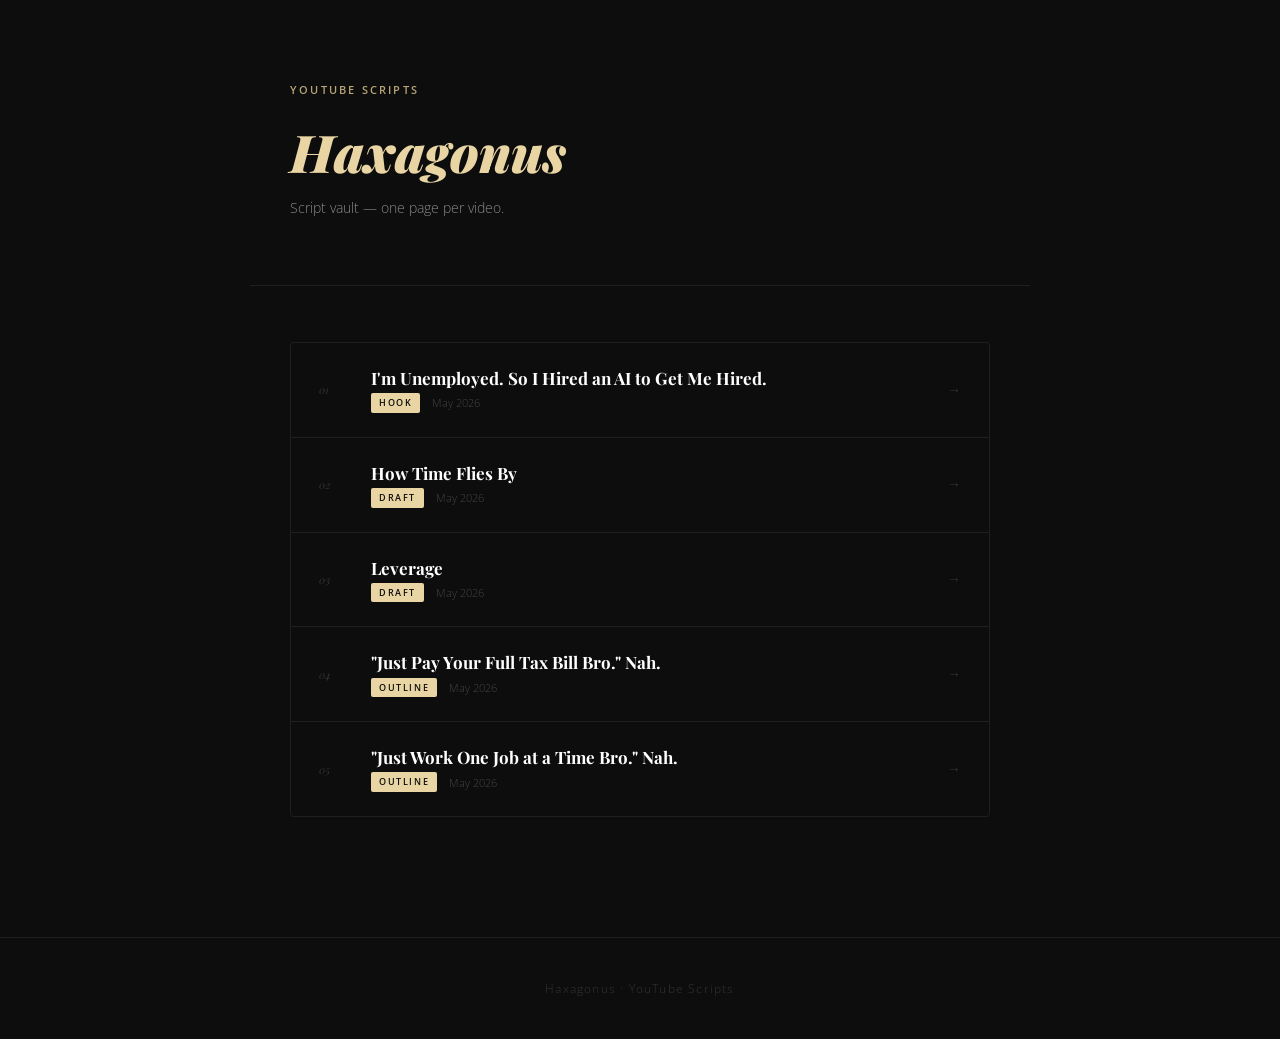
<file: index.html>
<!DOCTYPE html>
<html lang="en">
<head>
<meta charset="UTF-8">
<meta name="viewport" content="width=device-width, initial-scale=1.0">
<title>Scripts — Julian Quezada</title>
<link rel="icon" href="data:image/svg+xml,<svg xmlns='http://www.w3.org/2000/svg' viewBox='0 0 100 100'><text y='.9em' font-size='90'>🎬</text></svg>">
<link href="https://fonts.googleapis.com/css2?family=Playfair+Display:ital,wght@0,400;0,700;0,900;1,400;1,700&family=Open+Sans:ital,wght@0,300;0,400;0,600;1,300;1,400&display=swap" rel="stylesheet">
<style>
  *, *::before, *::after { box-sizing: border-box; margin: 0; padding: 0; }
  :root {
    --bg: #0d0d0d; --surface: #141414; --border: #1f1f1f;
    --accent: #e8d5a3; --accent-dim: #b8a576;
    --text: #e2e2e2; --muted: #888; --label-bg: #1a1a1a;
  }
  body { background: var(--bg); color: var(--text); font-family: 'Open Sans', sans-serif; font-weight: 300; line-height: 1.75; min-height: 100vh; }

  .hero { border-bottom: 1px solid var(--border); padding: 80px 40px 64px; max-width: 780px; margin: 0 auto; }
  .hero-eyebrow { font-size: 11px; font-weight: 600; letter-spacing: 0.2em; text-transform: uppercase; color: var(--accent-dim); margin-bottom: 24px; }
  .hero h1 { font-family: 'Playfair Display', serif; font-size: clamp(32px, 5vw, 52px); font-weight: 900; line-height: 1.1; color: #fff; }
  .hero h1 em { font-style: italic; color: var(--accent); }
  .hero-sub { margin-top: 16px; font-size: 14px; color: var(--muted); }

  .container { max-width: 780px; margin: 0 auto; padding: 56px 40px 120px; }

  .scripts-grid { display: flex; flex-direction: column; gap: 1px; background: var(--border); border: 1px solid var(--border); border-radius: 4px; overflow: hidden; }

  .script-card { display: flex; align-items: center; gap: 24px; background: var(--bg); padding: 24px 28px; text-decoration: none; color: inherit; transition: background 0.15s ease; }
  .script-card:hover { background: var(--surface); }

  .card-num { font-family: 'Playfair Display', serif; font-size: 11px; font-style: italic; color: #333; min-width: 28px; }
  .card-body { flex: 1; }
  .card-title { font-family: 'Playfair Display', serif; font-size: 17px; font-weight: 700; color: #fff; line-height: 1.3; margin-bottom: 4px; }
  .card-meta { display: flex; align-items: center; gap: 12px; }
  .card-tag { font-size: 9px; font-weight: 600; letter-spacing: 0.18em; text-transform: uppercase; color: var(--bg); background: var(--accent); padding: 2px 8px; border-radius: 2px; }
  .card-date { font-size: 11px; color: #444; }
  .card-arrow { color: #333; font-size: 14px; transition: color 0.15s ease, transform 0.15s ease; }
  .script-card:hover .card-arrow { color: var(--accent); transform: translateX(3px); }

  .empty { padding: 48px 0; text-align: center; color: #333; font-size: 13px; letter-spacing: 0.05em; }

  footer { text-align: center; padding: 40px; color: #333; font-size: 12px; letter-spacing: 0.1em; border-top: 1px solid var(--border); }
</style>
</head>
<body>

<div class="hero">
  <div class="hero-eyebrow">YouTube Scripts</div>
  <h1><em>Haxagonus</em></h1>
  <p class="hero-sub">Script vault — one page per video.</p>
</div>

<div class="container">
  <div class="scripts-grid">

    <a class="script-card" href="./auto-ai-applier/">
      <span class="card-num">01</span>
      <div class="card-body">
        <div class="card-title">I'm Unemployed. So I Hired an AI to Get Me Hired.</div>
        <div class="card-meta">
          <span class="card-tag">Hook</span>
          <span class="card-date">May 2026</span>
        </div>
      </div>
      <span class="card-arrow">→</span>
    </a>

    <a class="script-card" href="./how-time-flies/">
      <span class="card-num">02</span>
      <div class="card-body">
        <div class="card-title">How Time Flies By</div>
        <div class="card-meta">
          <span class="card-tag">Draft</span>
          <span class="card-date">May 2026</span>
        </div>
      </div>
      <span class="card-arrow">→</span>
    </a>

    <a class="script-card" href="./leverage/">
      <span class="card-num">03</span>
      <div class="card-body">
        <div class="card-title">Leverage</div>
        <div class="card-meta">
          <span class="card-tag">Draft</span>
          <span class="card-date">May 2026</span>
        </div>
      </div>
      <span class="card-arrow">→</span>
    </a>

    <a class="script-card" href="./feie/">
      <span class="card-num">04</span>
      <div class="card-body">
        <div class="card-title">"Just Pay Your Full Tax Bill Bro." Nah.</div>
        <div class="card-meta">
          <span class="card-tag">Outline</span>
          <span class="card-date">May 2026</span>
        </div>
      </div>
      <span class="card-arrow">→</span>
    </a>

    <a class="script-card" href="./over-employment/">
      <span class="card-num">05</span>
      <div class="card-body">
        <div class="card-title">"Just Work One Job at a Time Bro." Nah.</div>
        <div class="card-meta">
          <span class="card-tag">Outline</span>
          <span class="card-date">May 2026</span>
        </div>
      </div>
      <span class="card-arrow">→</span>
    </a>

    <!-- Add new script cards above this line -->

  </div>
</div>

<footer>Haxagonus · YouTube Scripts</footer>

</body>
</html>
</file>
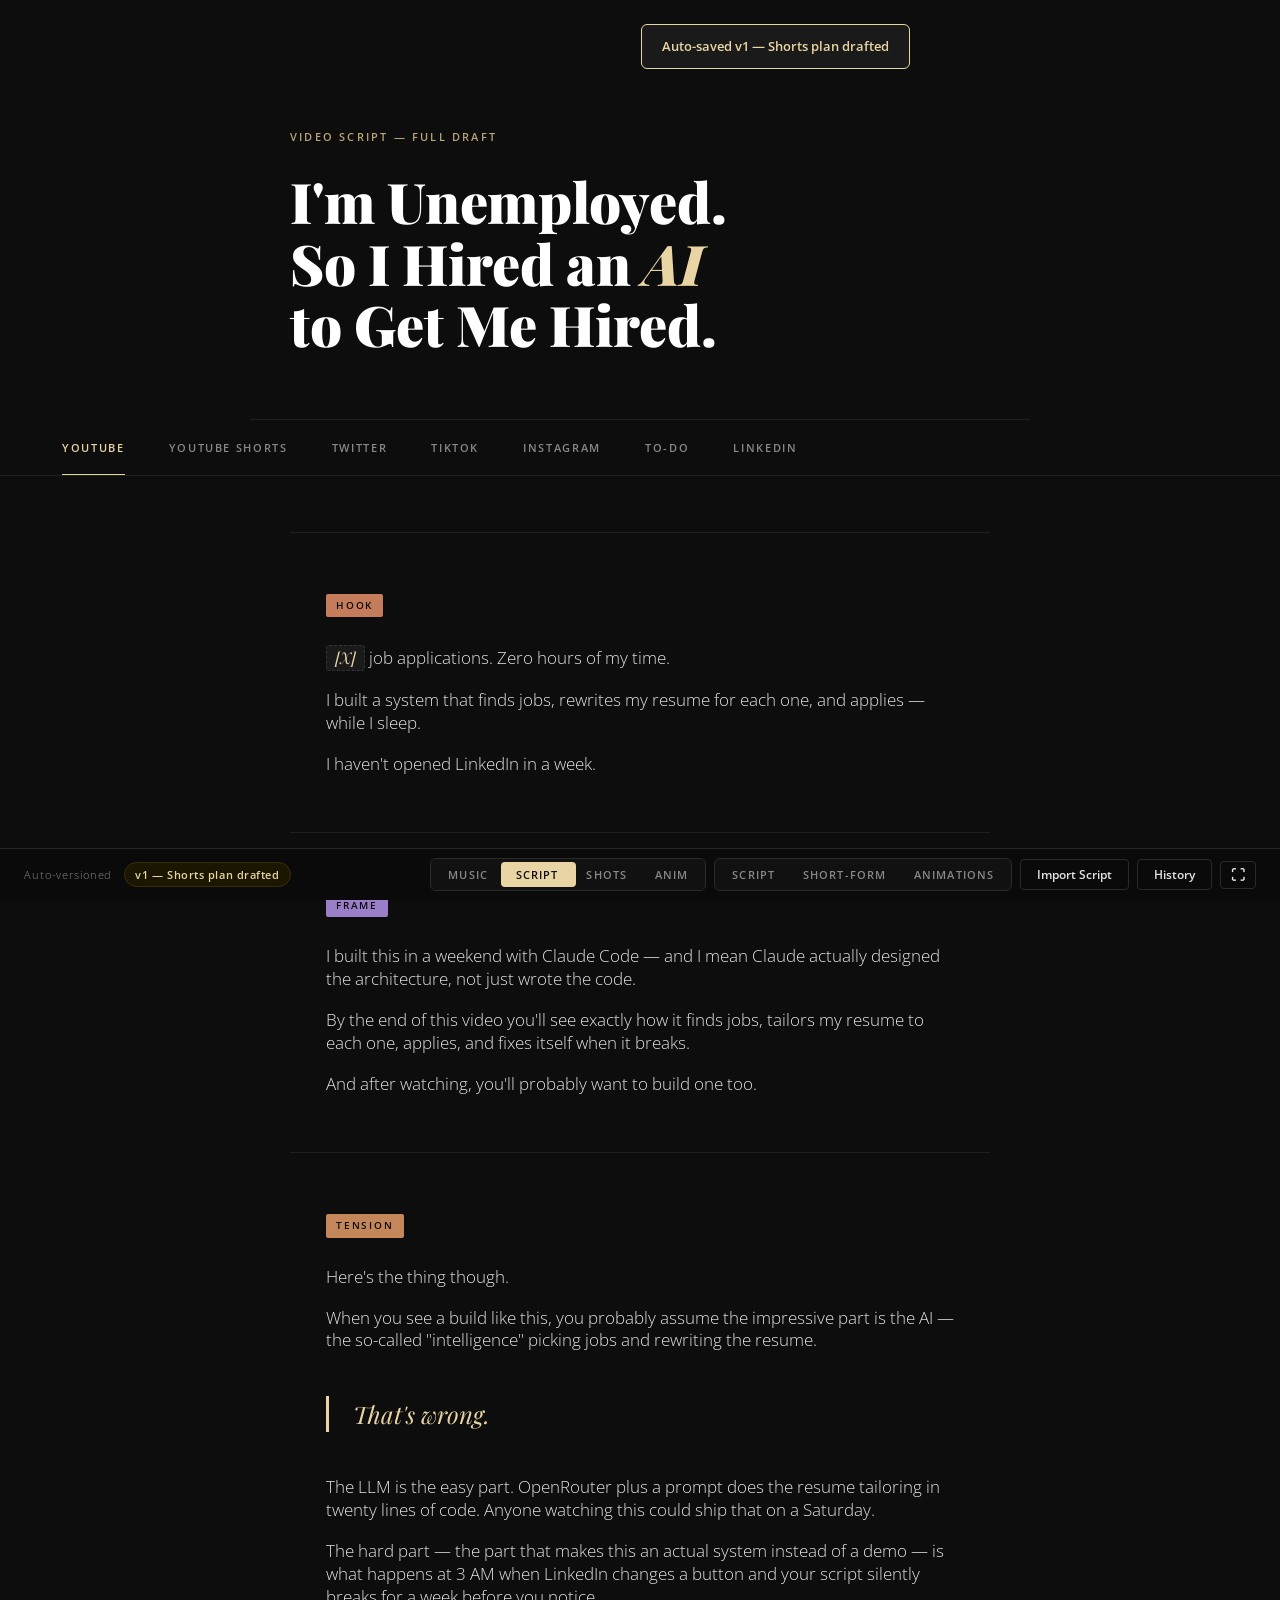
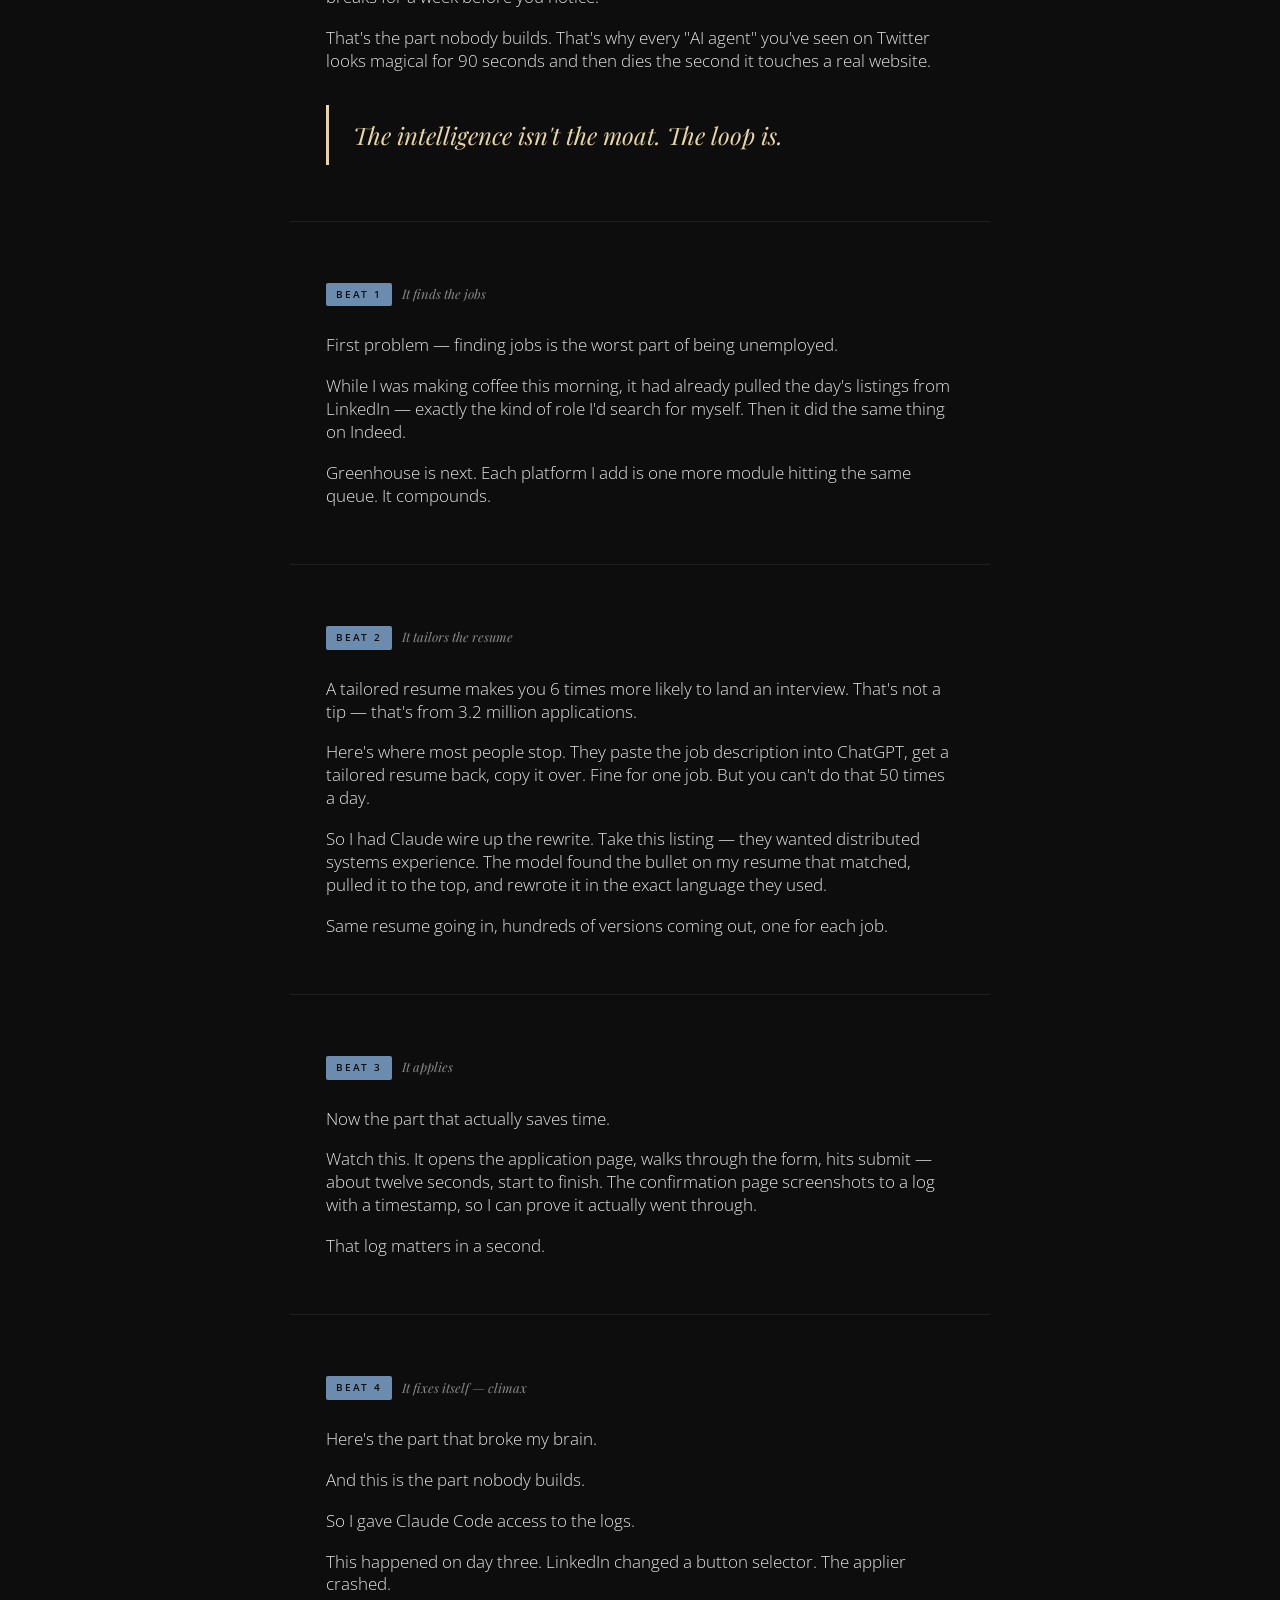
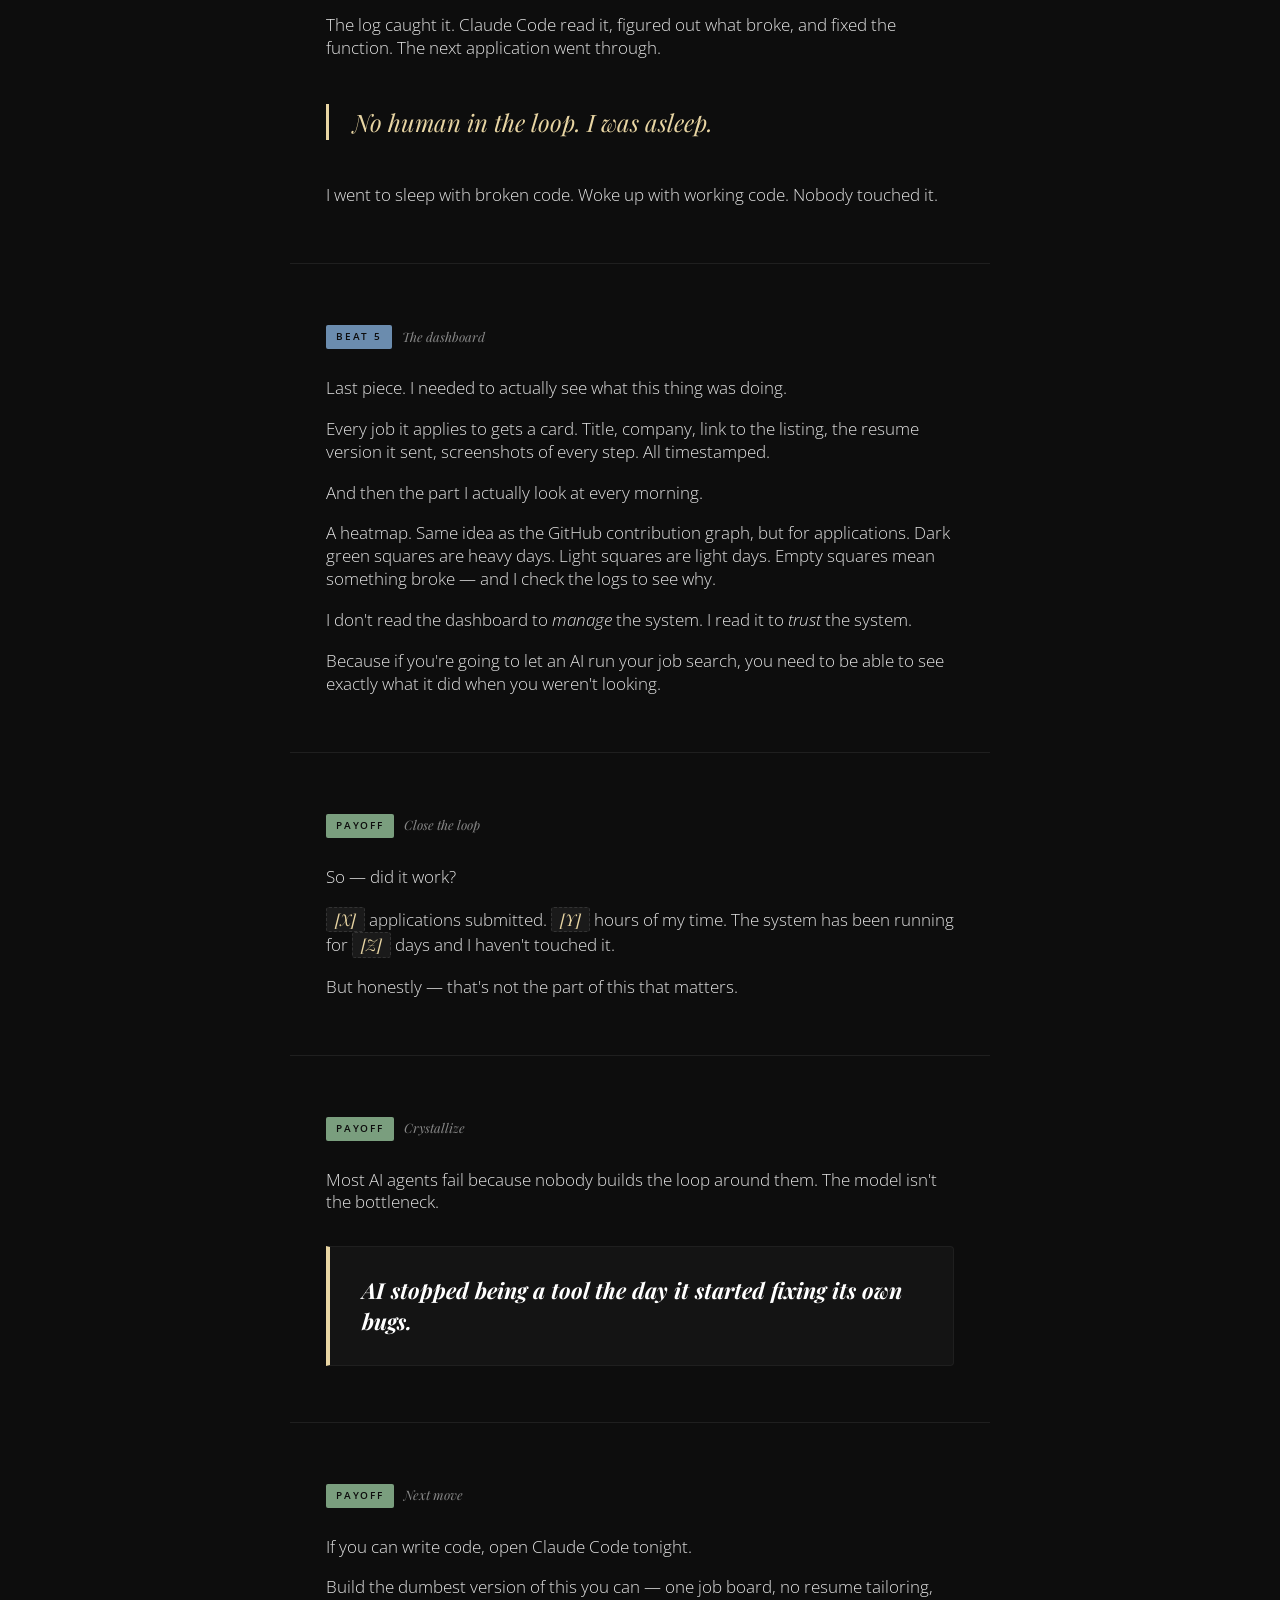
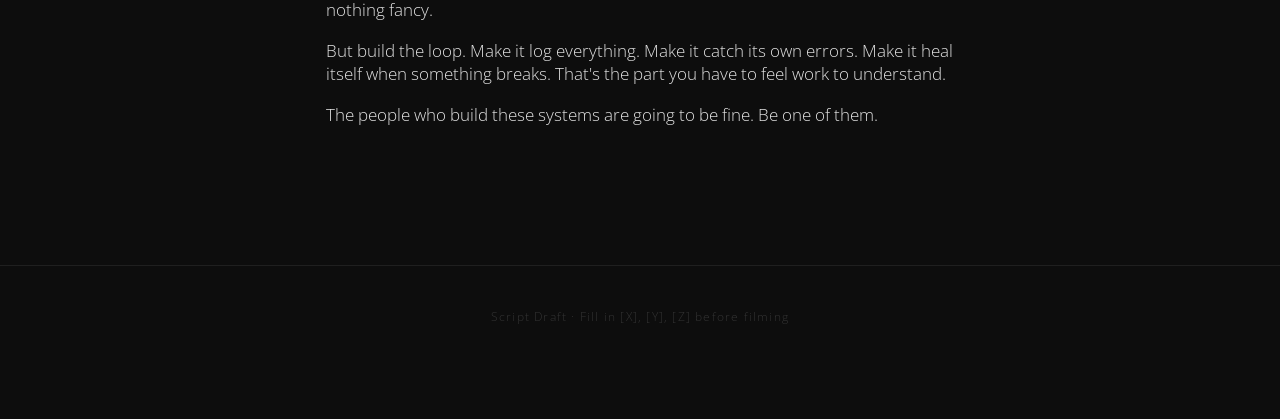
<file: auto-ai-applier/index.html>
<!DOCTYPE html>
<html lang="en">
<head>
<meta charset="UTF-8">
<meta name="viewport" content="width=device-width, initial-scale=1.0">
<meta name="apple-mobile-web-app-capable" content="yes">
<meta name="apple-mobile-web-app-status-bar-style" content="black-translucent">
<title>Loading…</title>
<link rel="icon" href="data:image/svg+xml,<svg xmlns='http://www.w3.org/2000/svg' viewBox='0 0 100 100'><text y='.9em' font-size='90'>🎬</text></svg>">
<link href="https://fonts.googleapis.com/css2?family=Playfair+Display:ital,wght@0,400;0,700;0,900;1,400;1,700&family=Open+Sans:ital,wght@0,300;0,400;0,600;1,300;1,400&display=swap" rel="stylesheet">
<link rel="stylesheet" href="../assets/style.css">
</head>
<body>
<script src="../assets/renderer.js"></script>
</body>
</html>
</file>
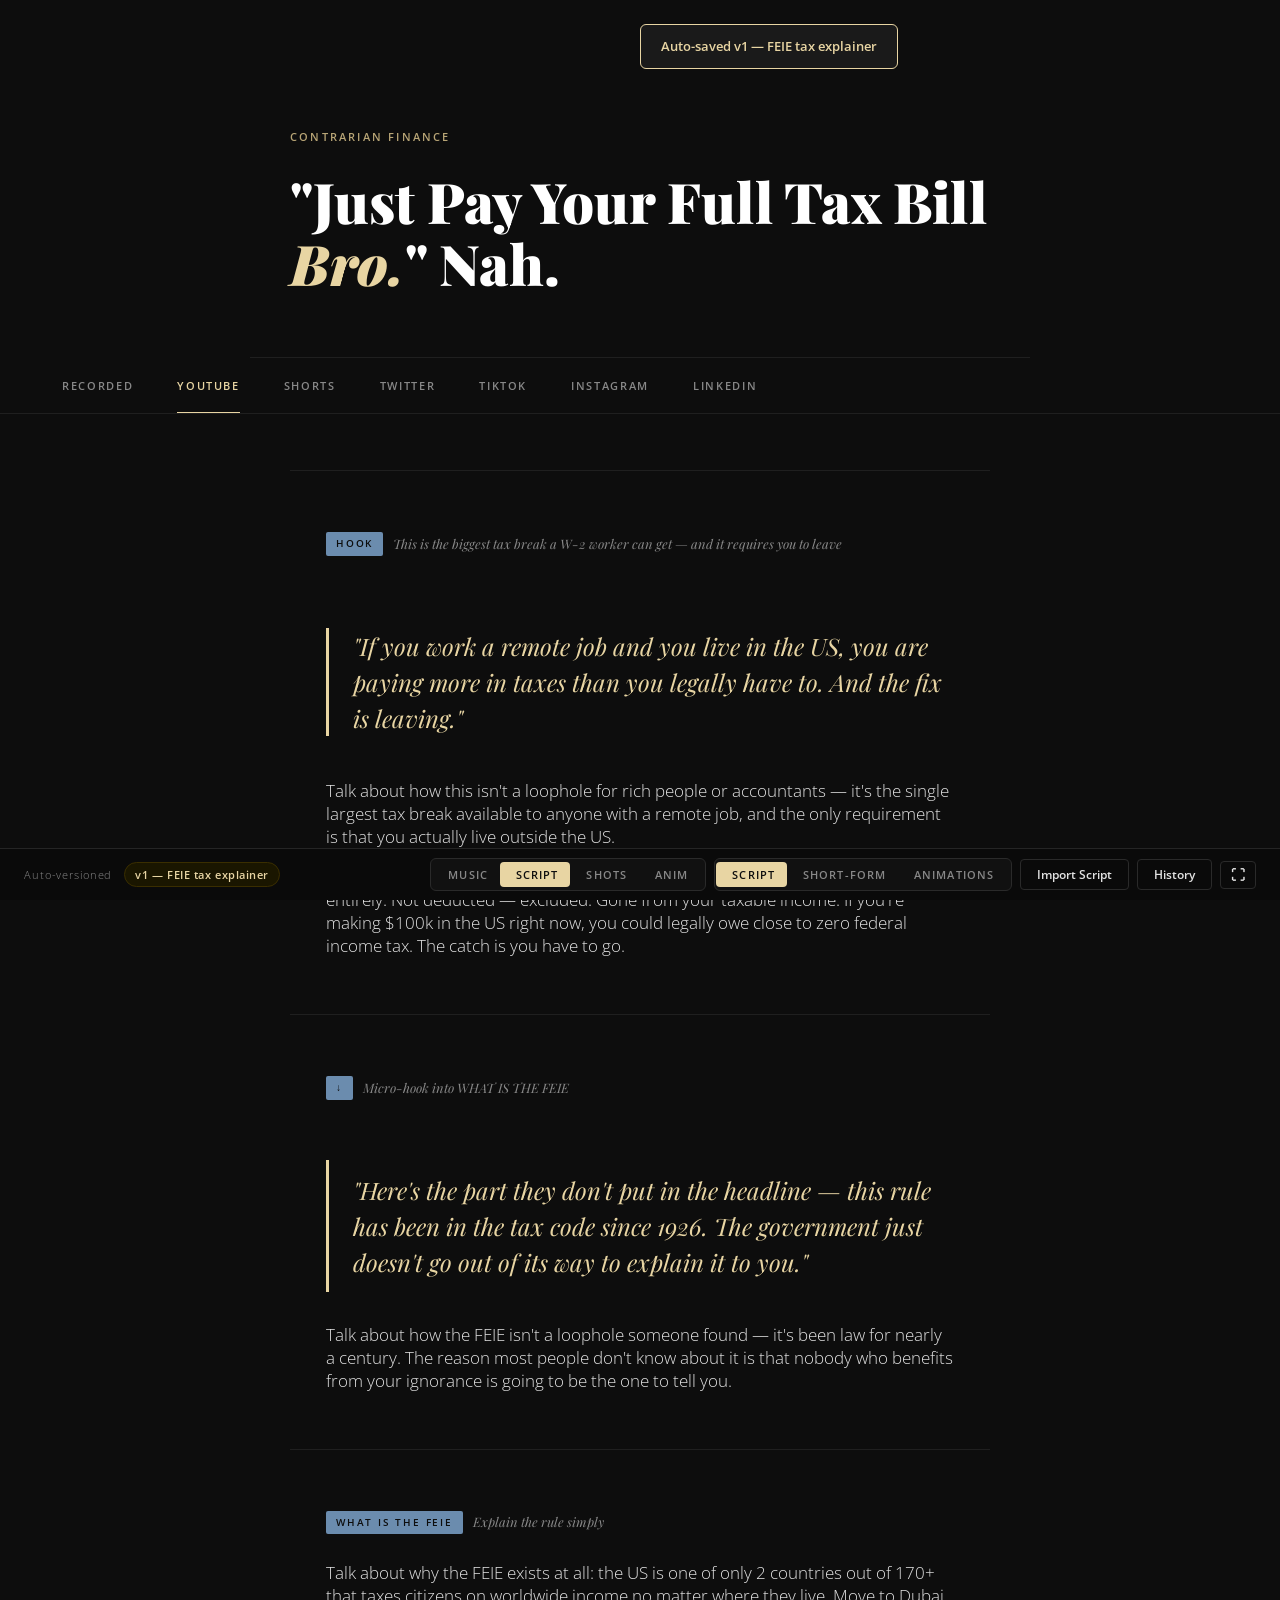
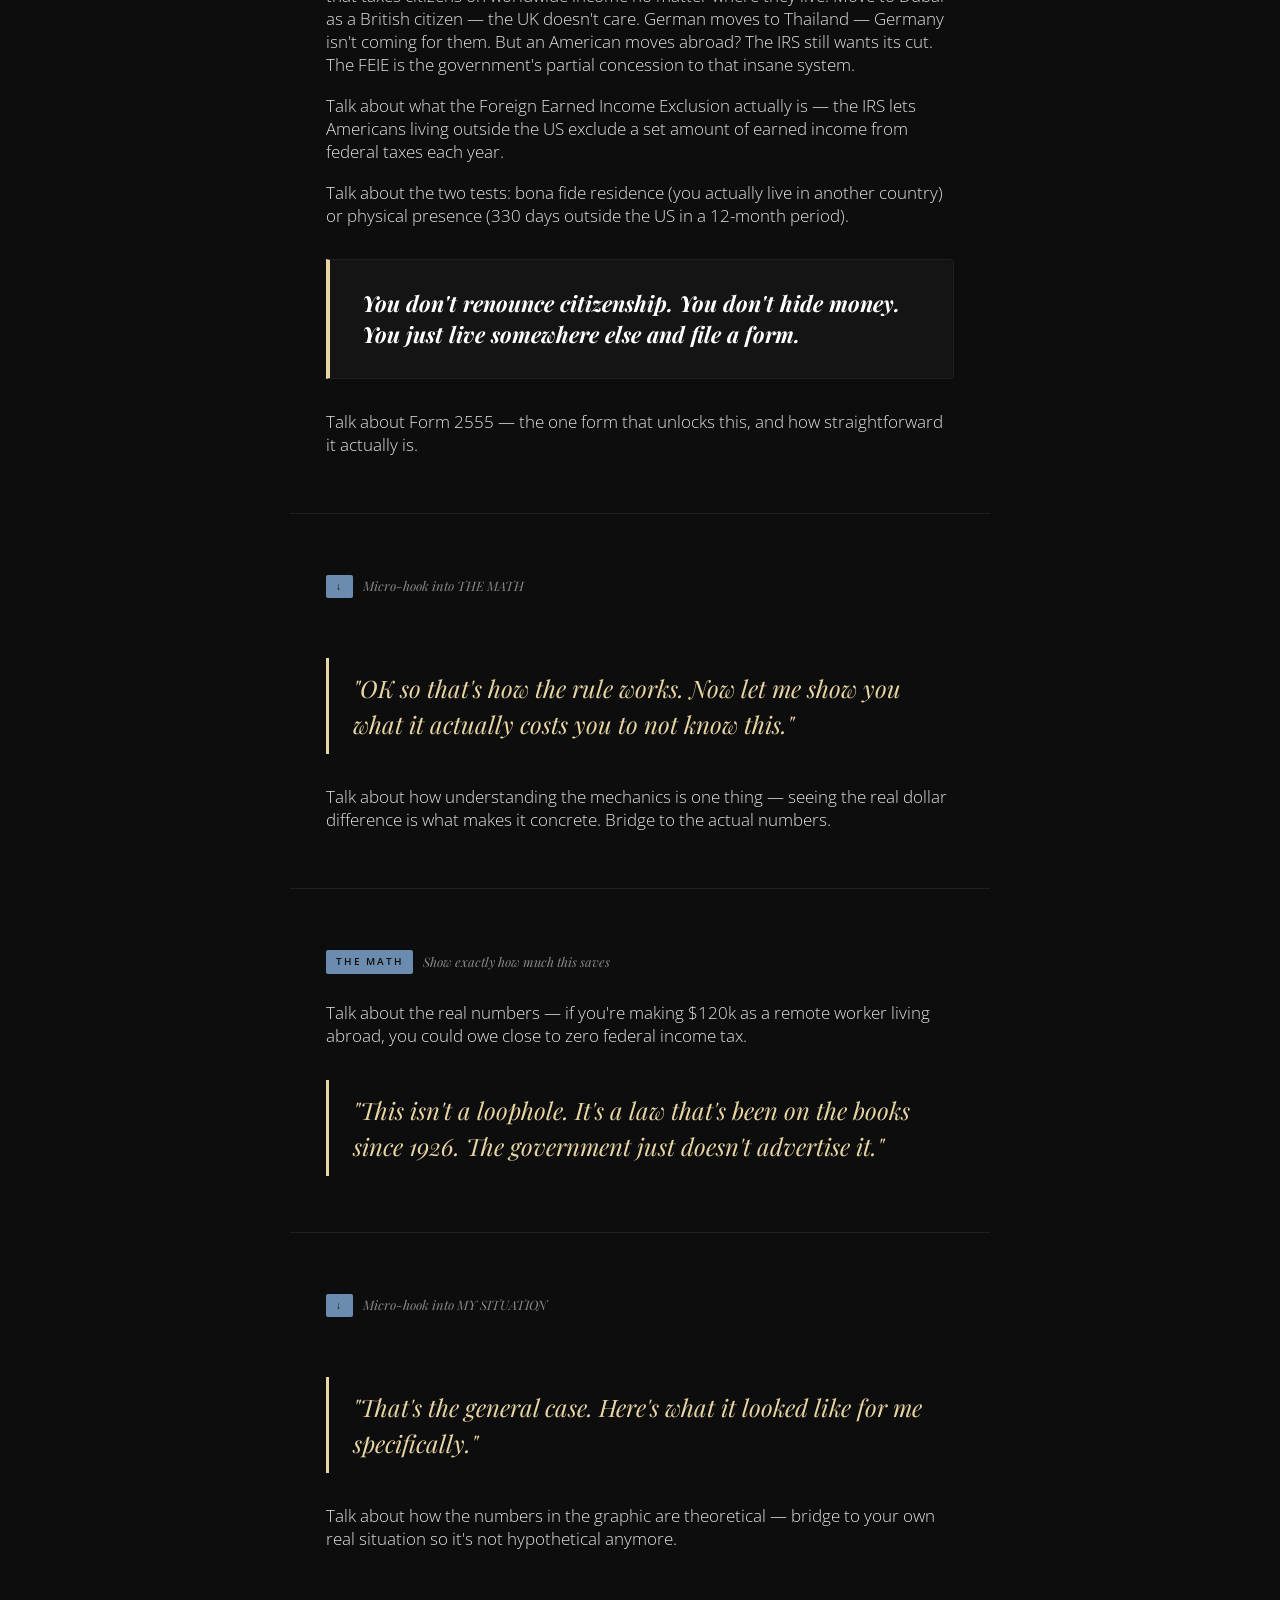
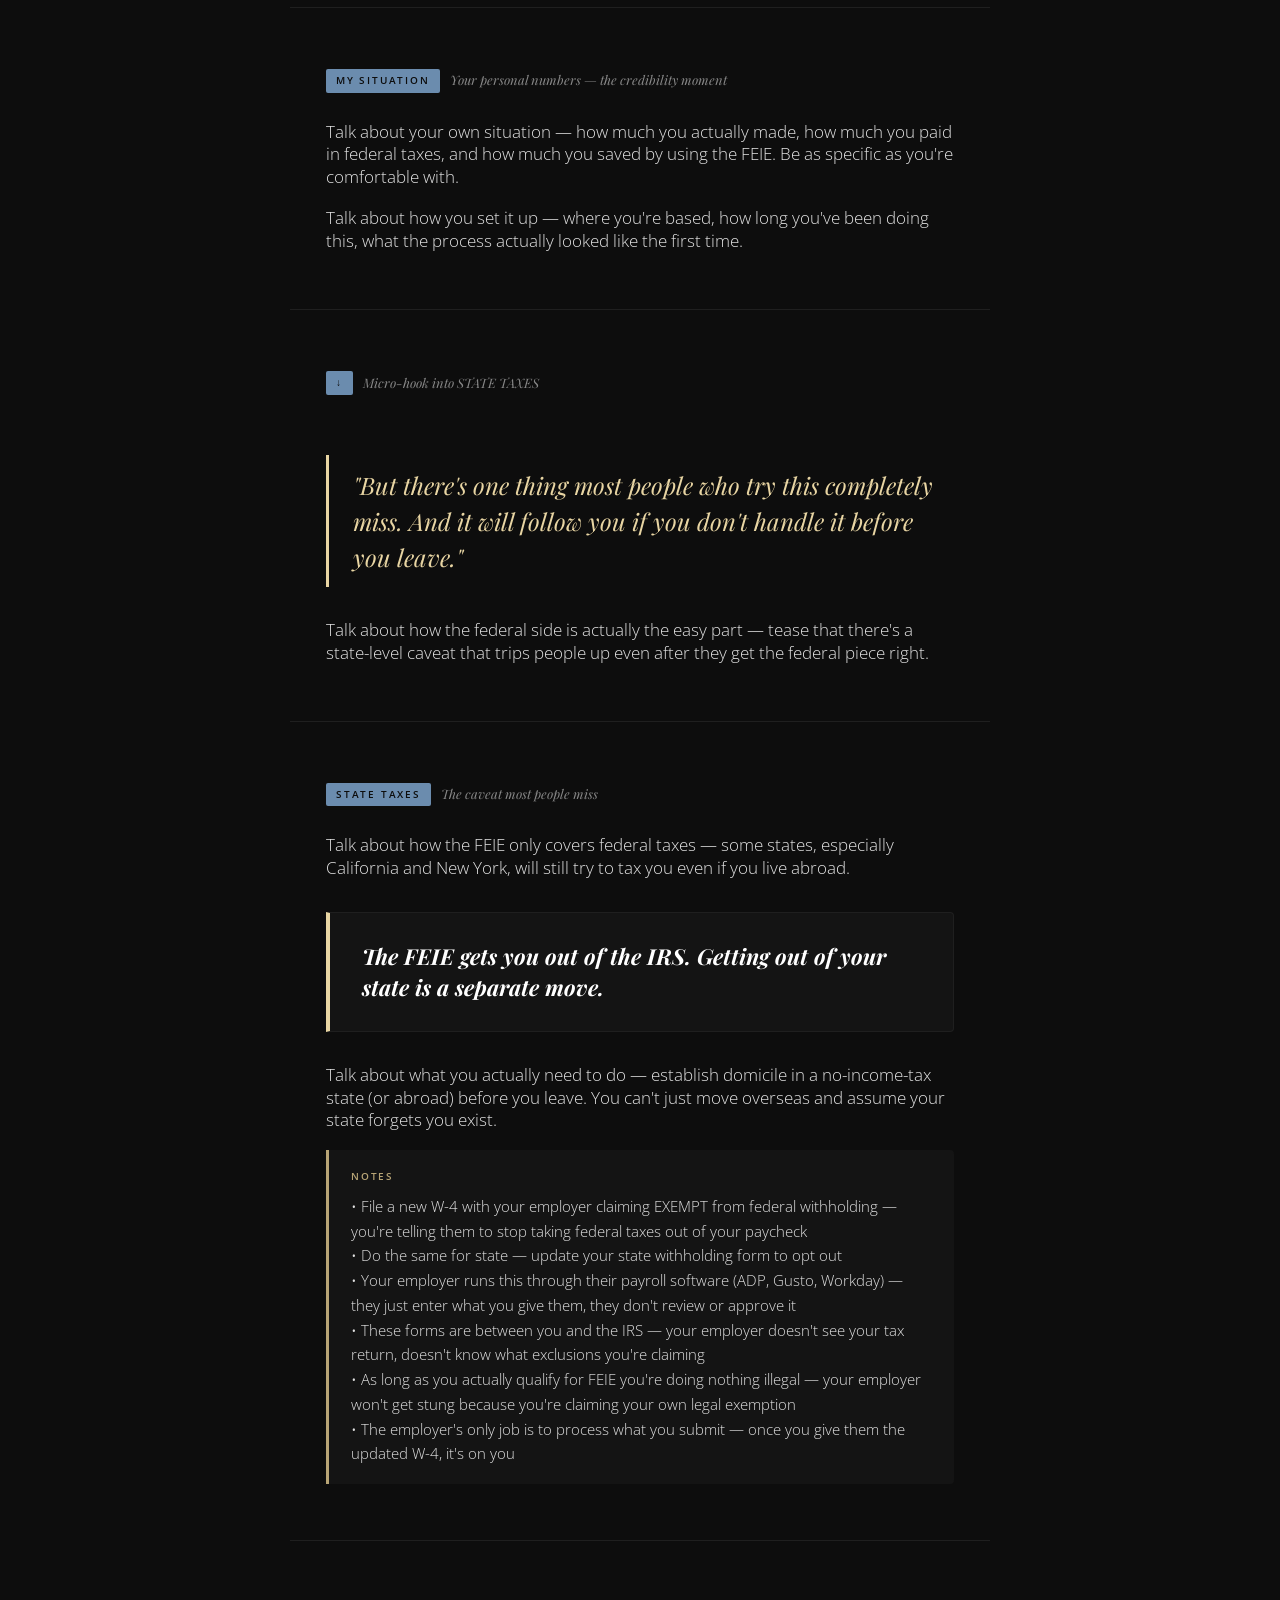
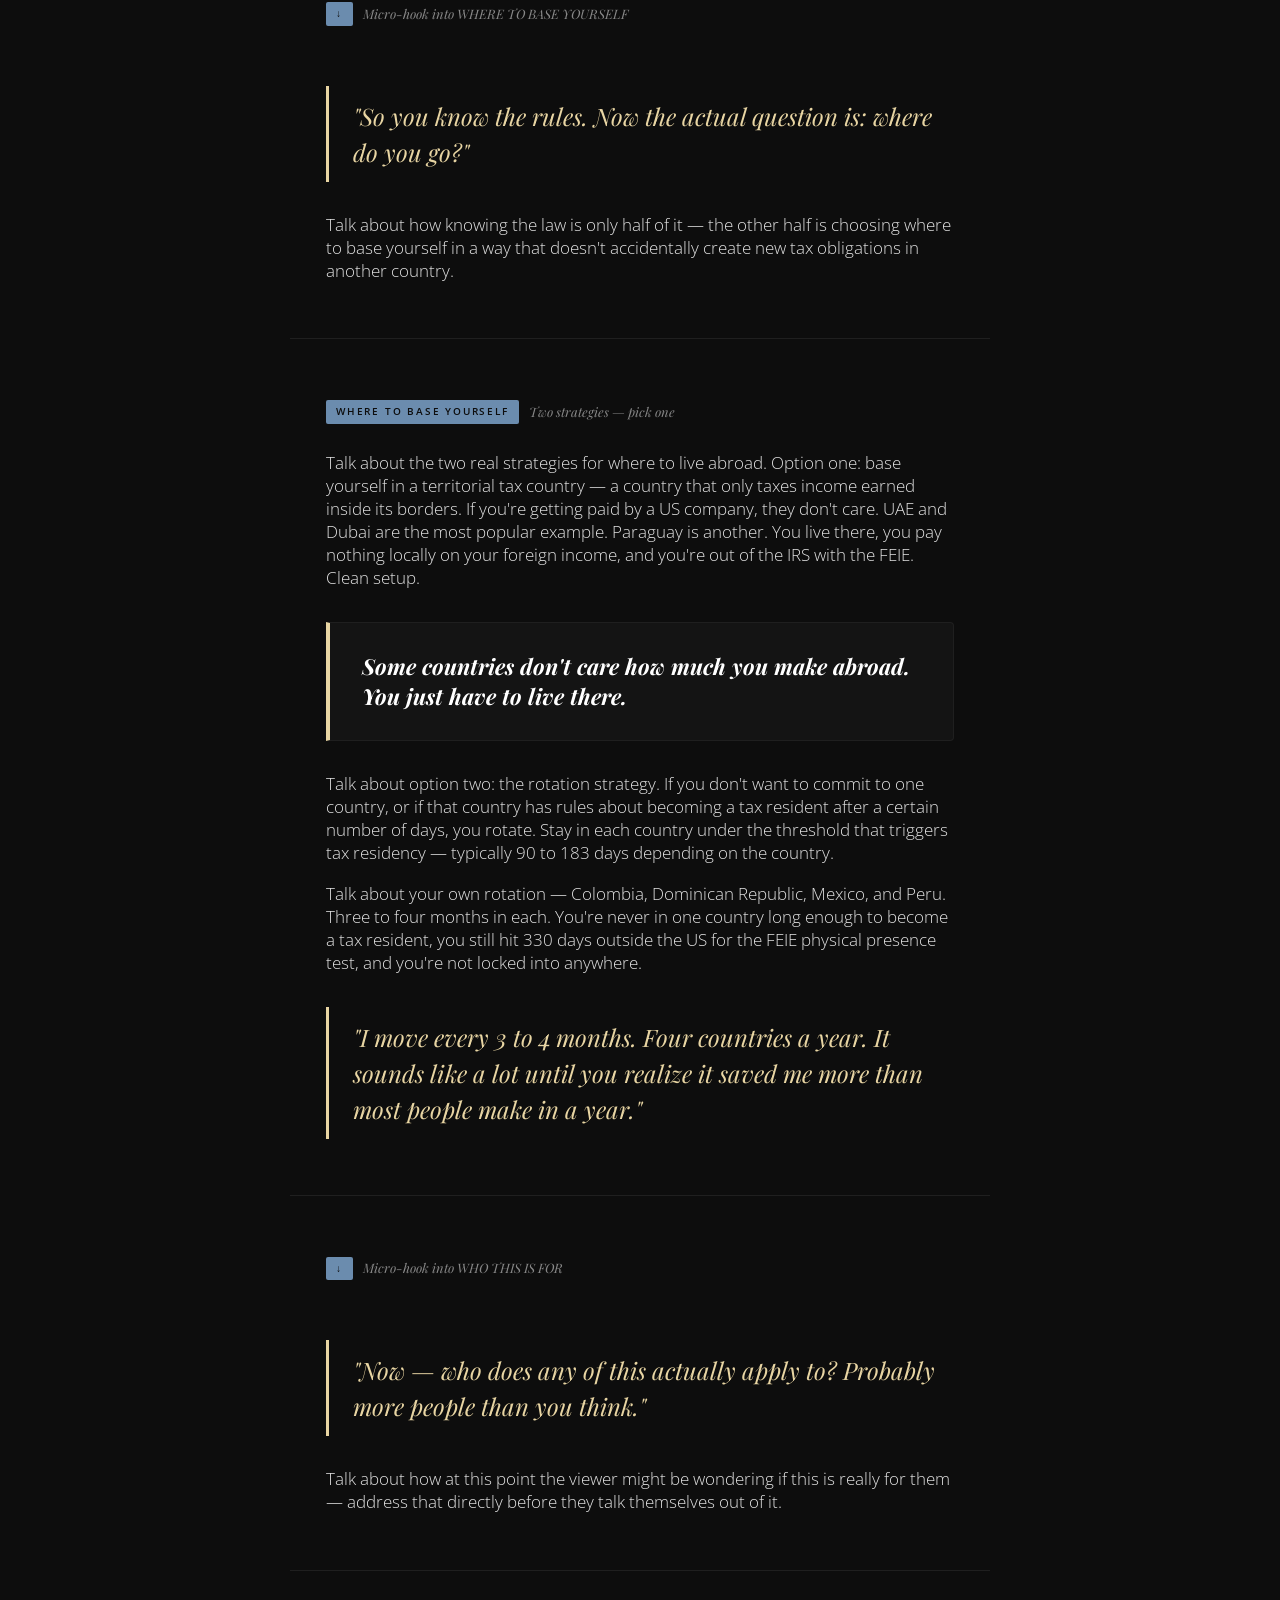
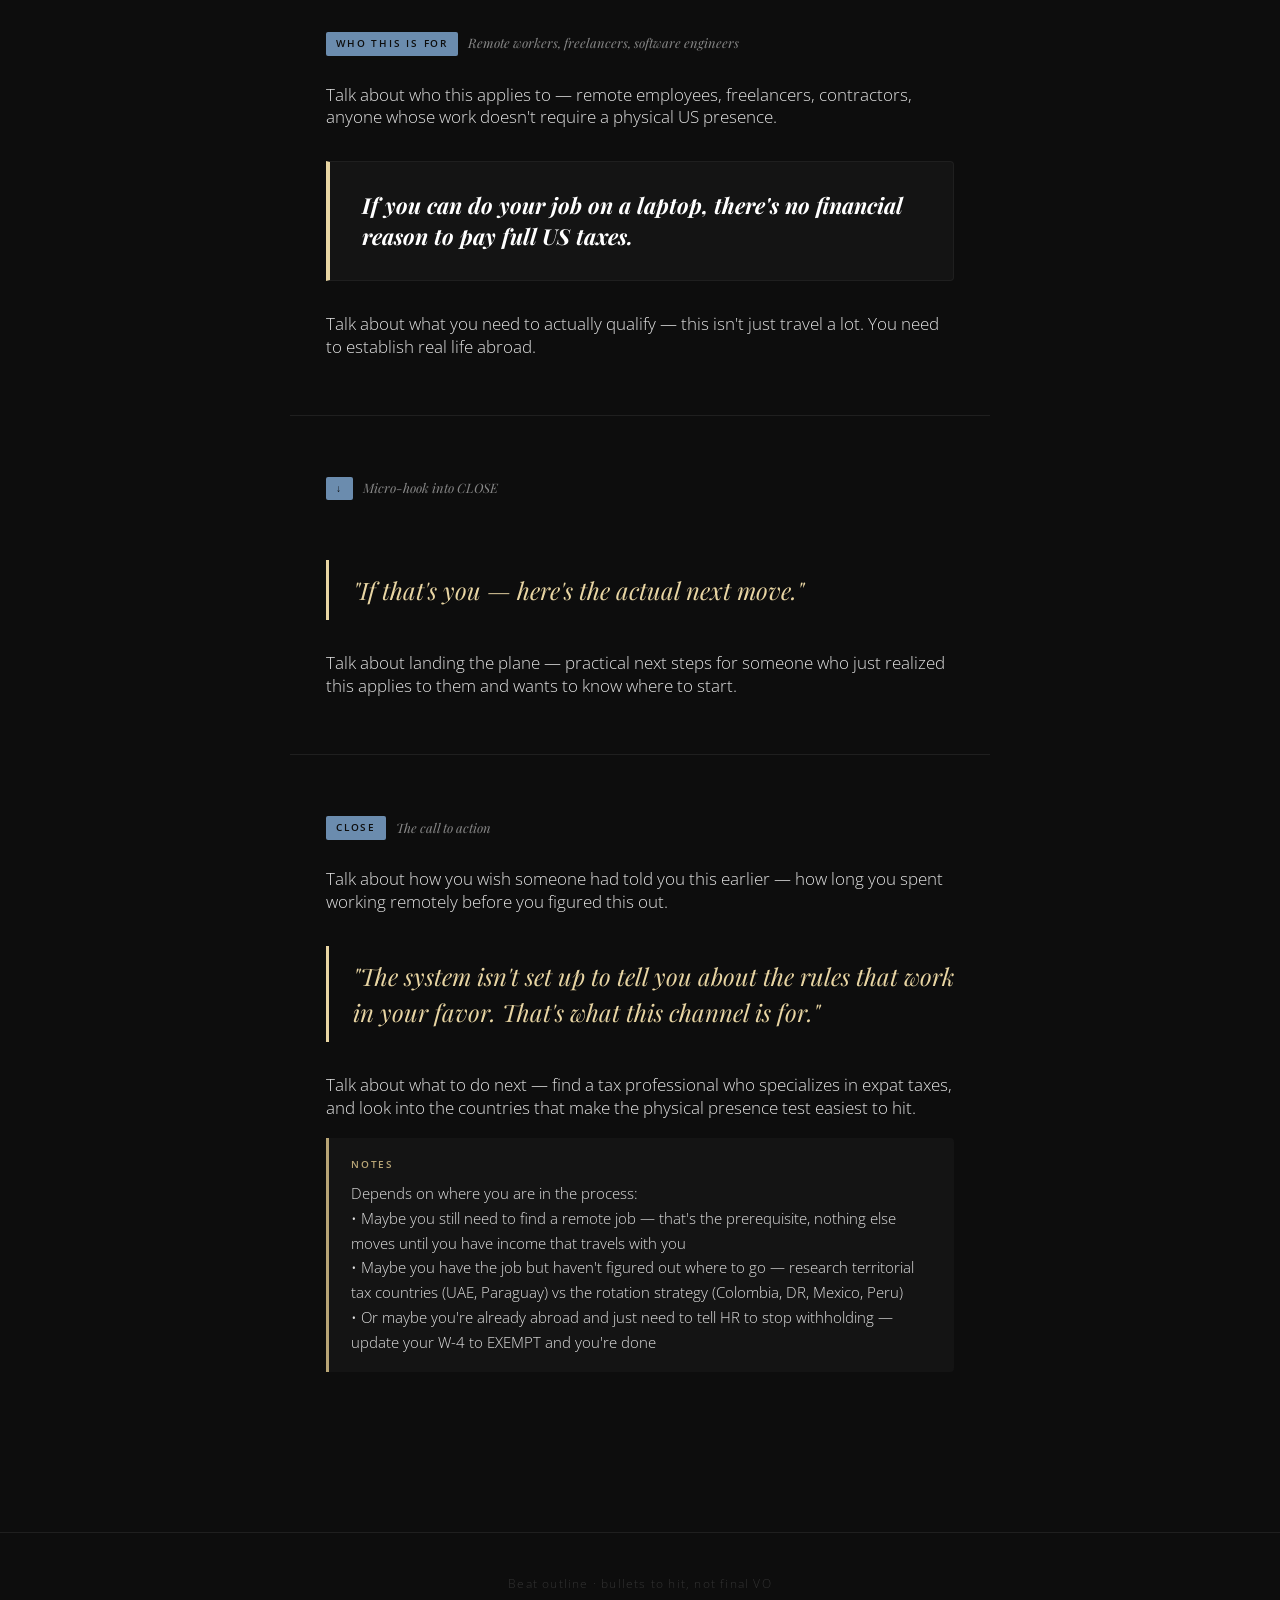
<file: feie/index.html>
<!DOCTYPE html>
<html lang="en">
<head>
<meta charset="UTF-8">
<meta name="viewport" content="width=device-width, initial-scale=1.0">
<meta name="apple-mobile-web-app-capable" content="yes">
<meta name="apple-mobile-web-app-status-bar-style" content="black-translucent">
<title>"Just Pay Your Full Tax Bill Bro." Nah.</title>
<link rel="icon" href="data:image/svg+xml,<svg xmlns='http://www.w3.org/2000/svg' viewBox='0 0 100 100'><text y='.9em' font-size='90'>🎬</text></svg>">
<link href="https://fonts.googleapis.com/css2?family=Playfair+Display:ital,wght@0,400;0,700;0,900;1,400;1,700&family=Open+Sans:ital,wght@0,300;0,400;0,600;1,300;1,400&display=swap" rel="stylesheet">
<link rel="stylesheet" href="../assets/style.css">
</head>
<body>
<script src="../assets/renderer.js"></script>
</body>
</html>
</file>
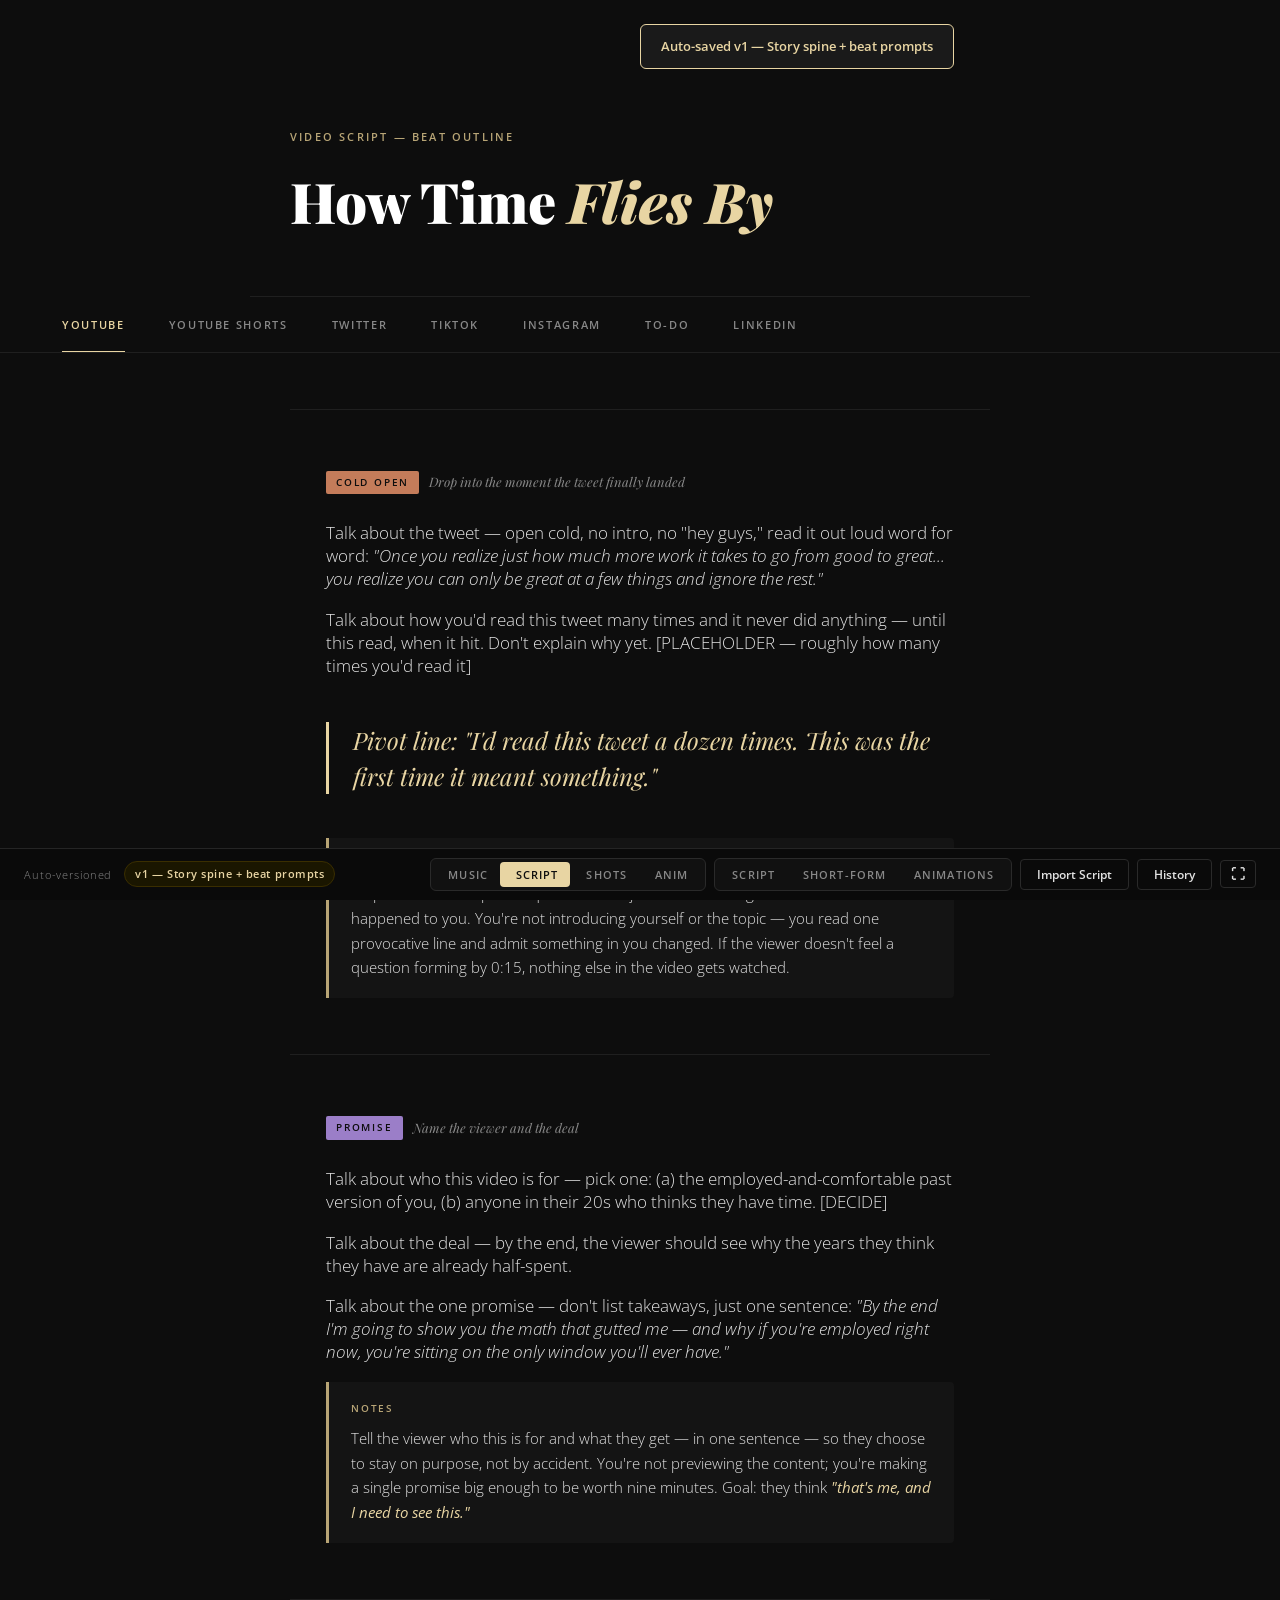
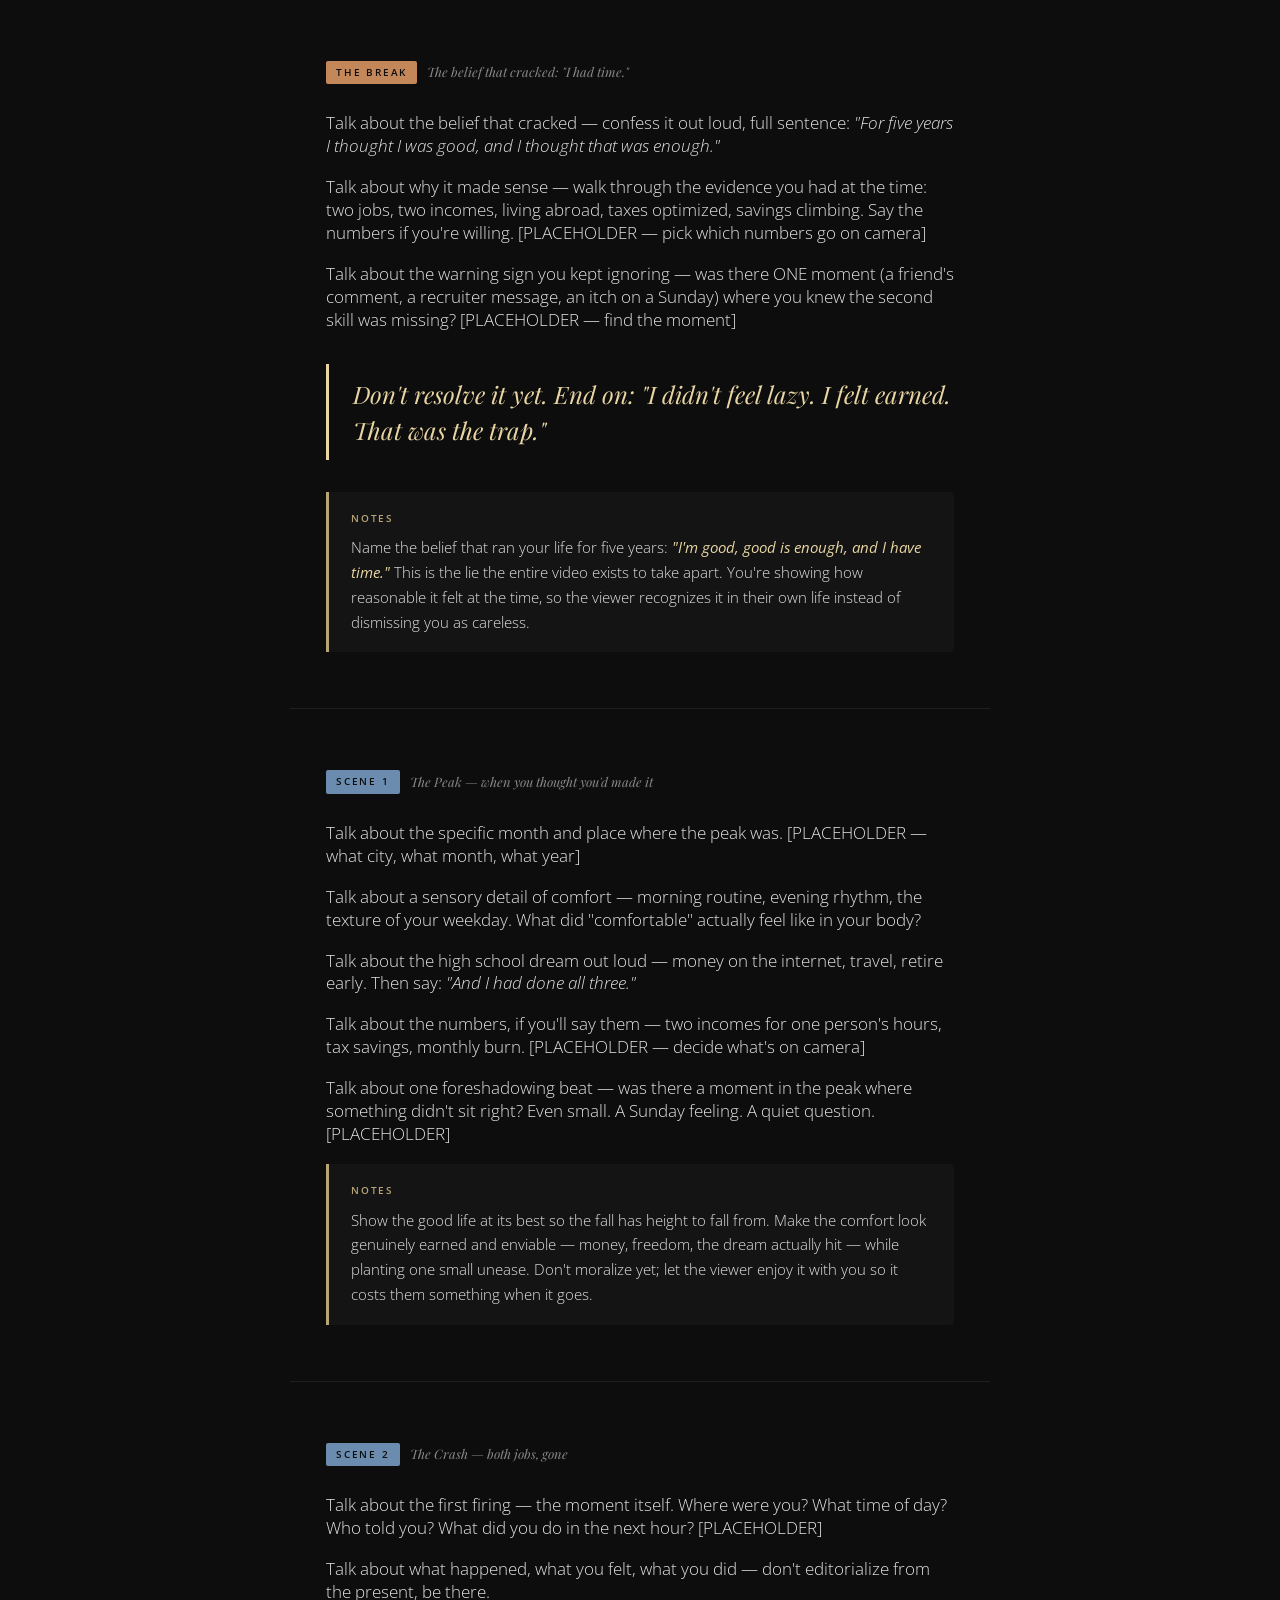
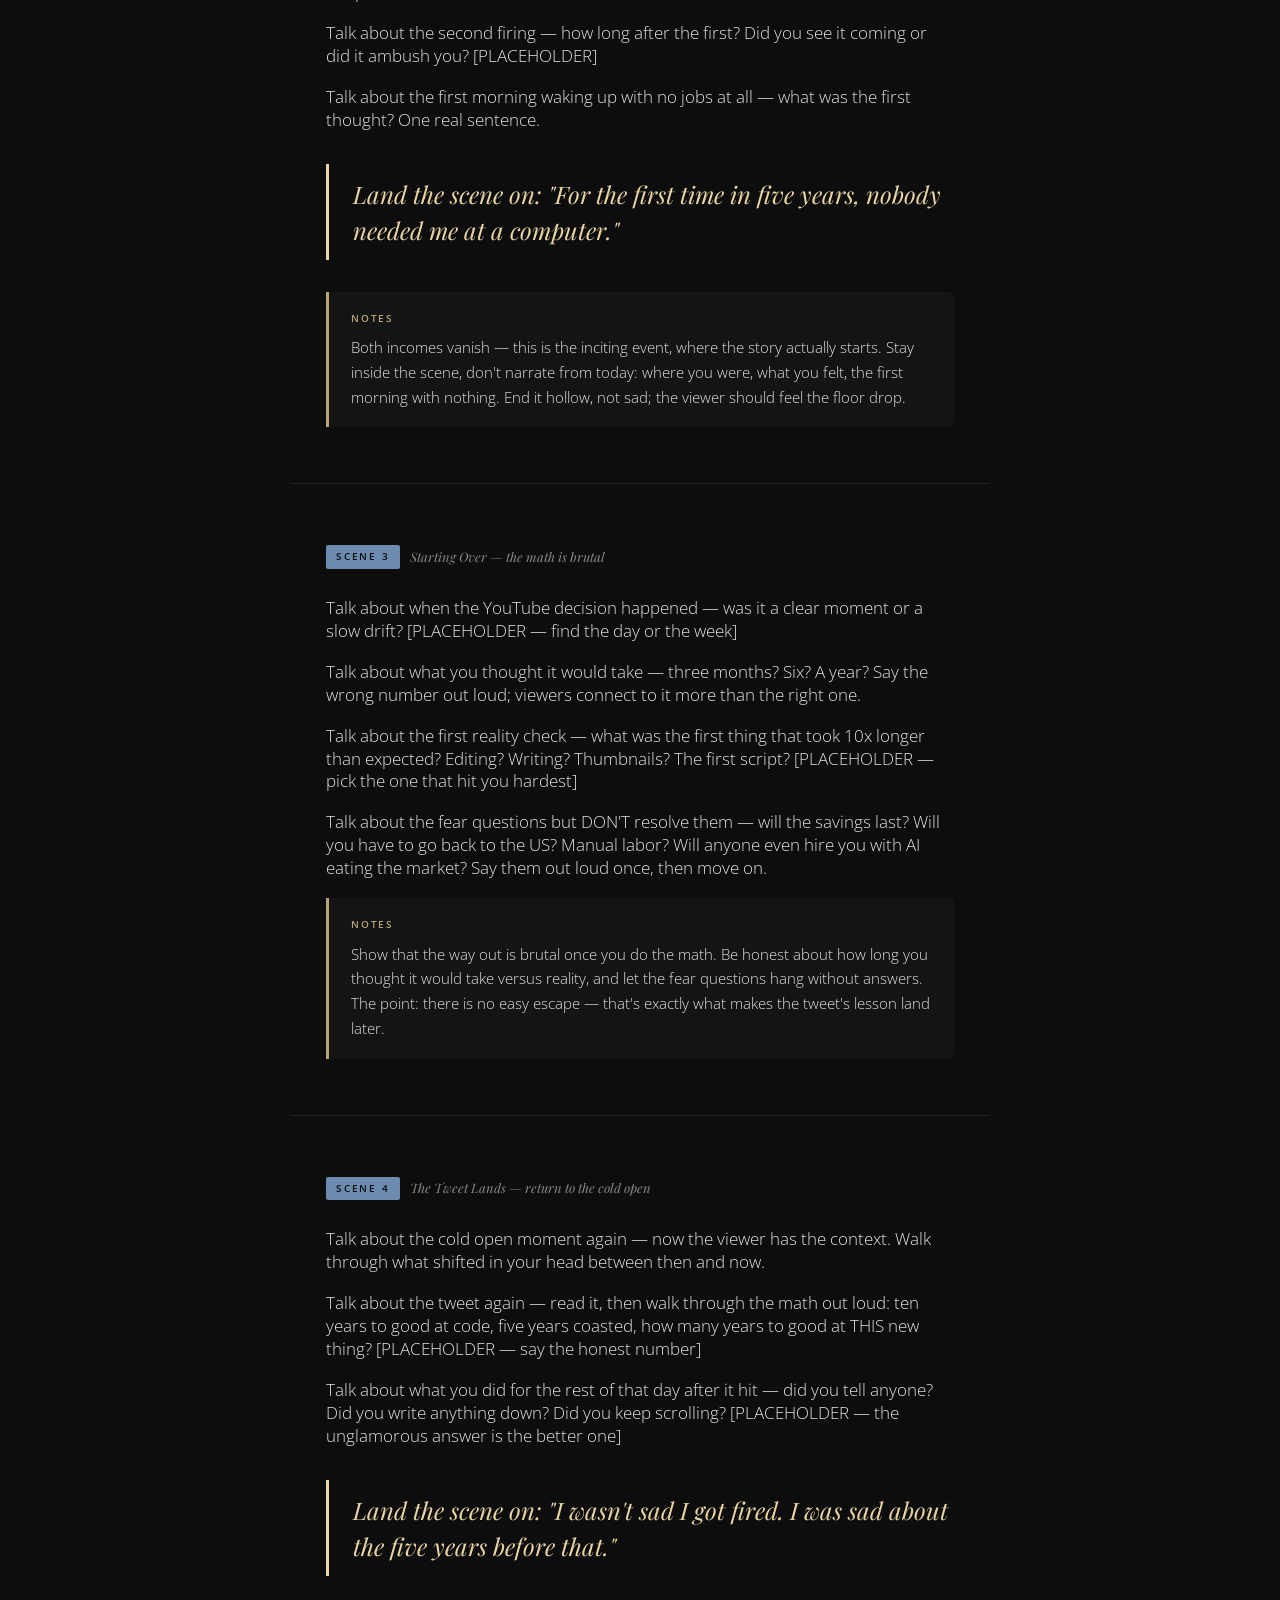
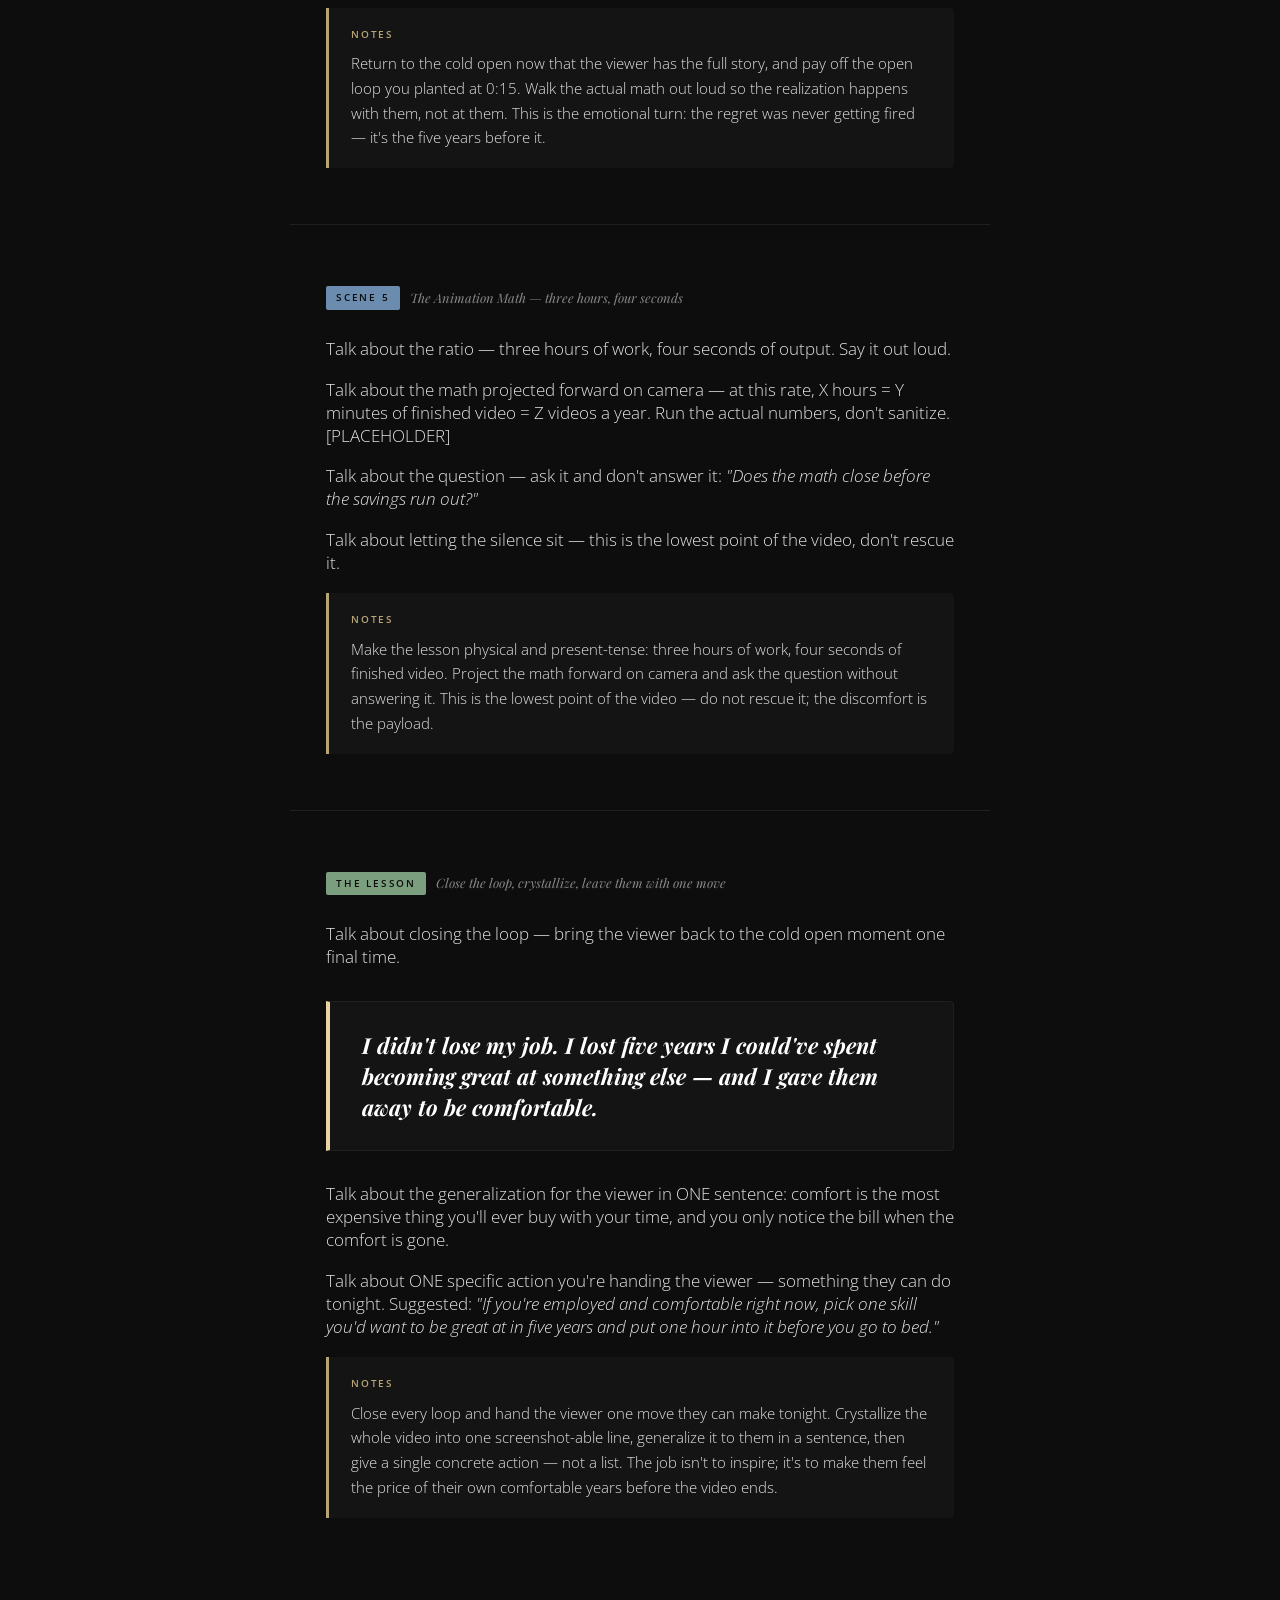
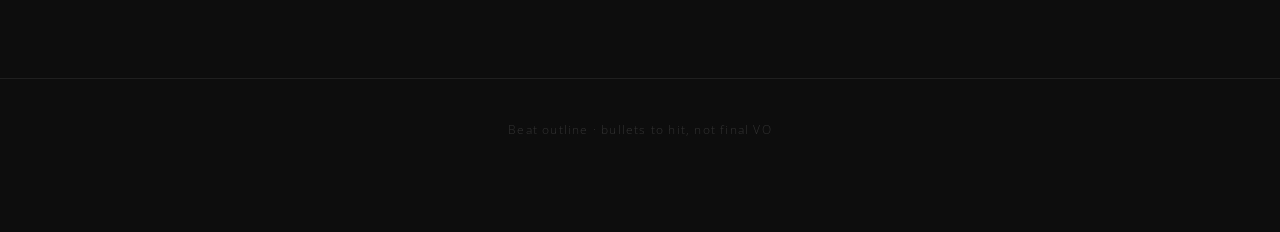
<file: how-time-flies/index.html>
<!DOCTYPE html>
<html lang="en">
<head>
<meta charset="UTF-8">
<meta name="viewport" content="width=device-width, initial-scale=1.0">
<meta name="apple-mobile-web-app-capable" content="yes">
<meta name="apple-mobile-web-app-status-bar-style" content="black-translucent">
<title>How Time Flies By</title>
<link rel="icon" href="data:image/svg+xml,<svg xmlns='http://www.w3.org/2000/svg' viewBox='0 0 100 100'><text y='.9em' font-size='90'>🎬</text></svg>">
<link href="https://fonts.googleapis.com/css2?family=Playfair+Display:ital,wght@0,400;0,700;0,900;1,400;1,700&family=Open+Sans:ital,wght@0,300;0,400;0,600;1,300;1,400&display=swap" rel="stylesheet">
<link rel="stylesheet" href="../assets/style.css">
</head>
<body>
<script src="../assets/renderer.js"></script>
</body>
</html>
</file>
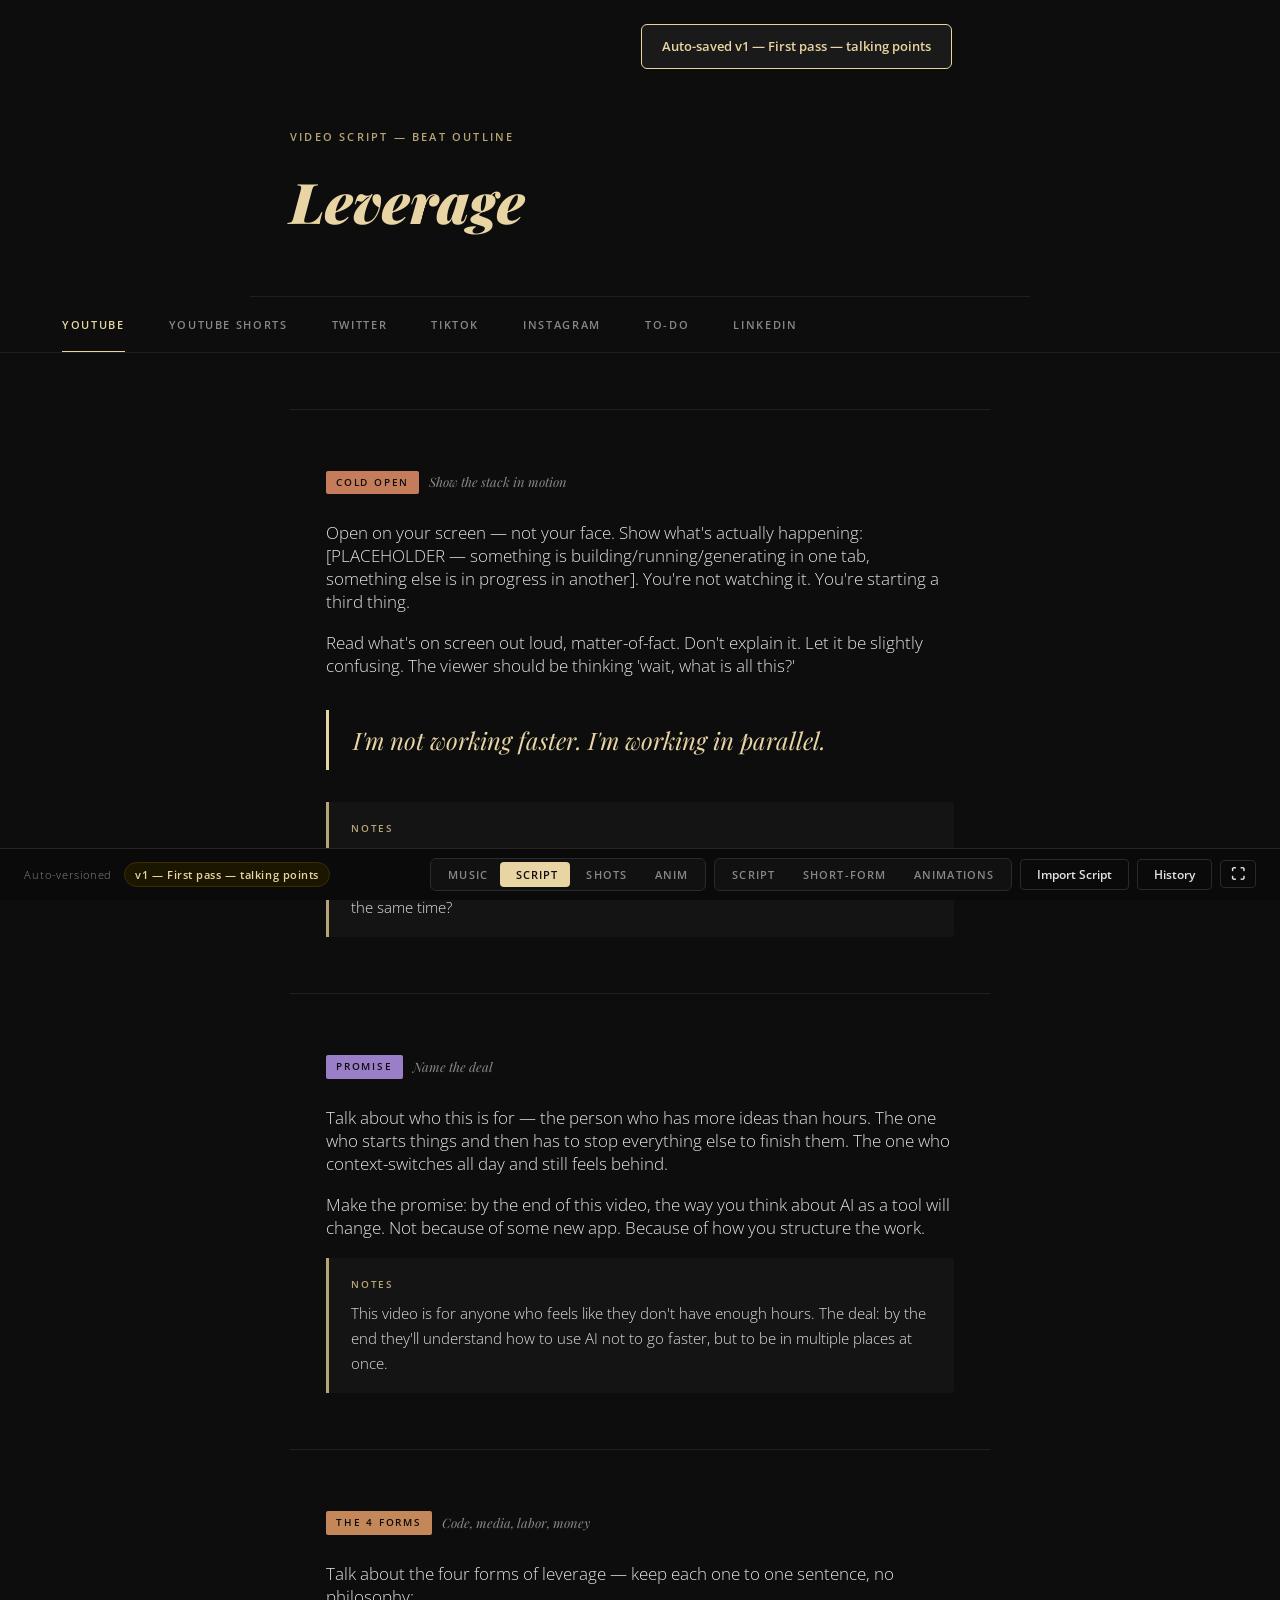
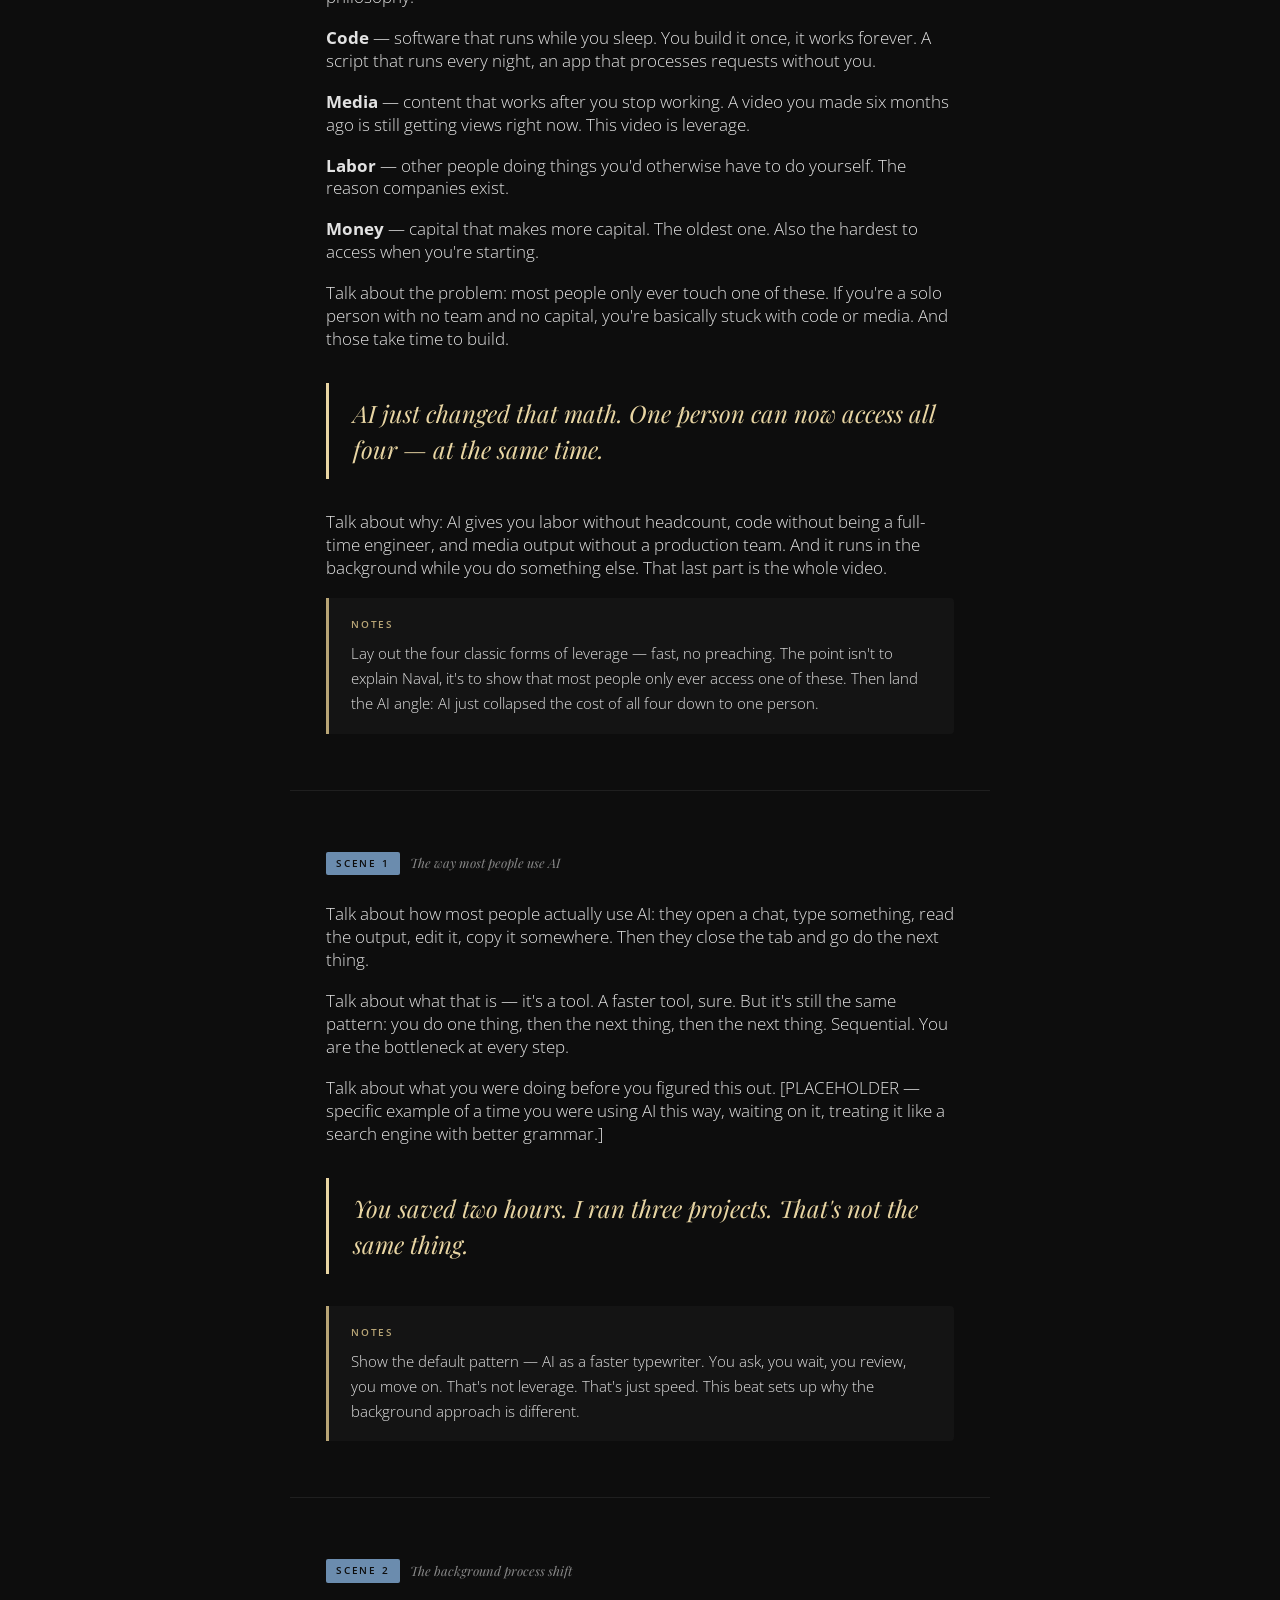
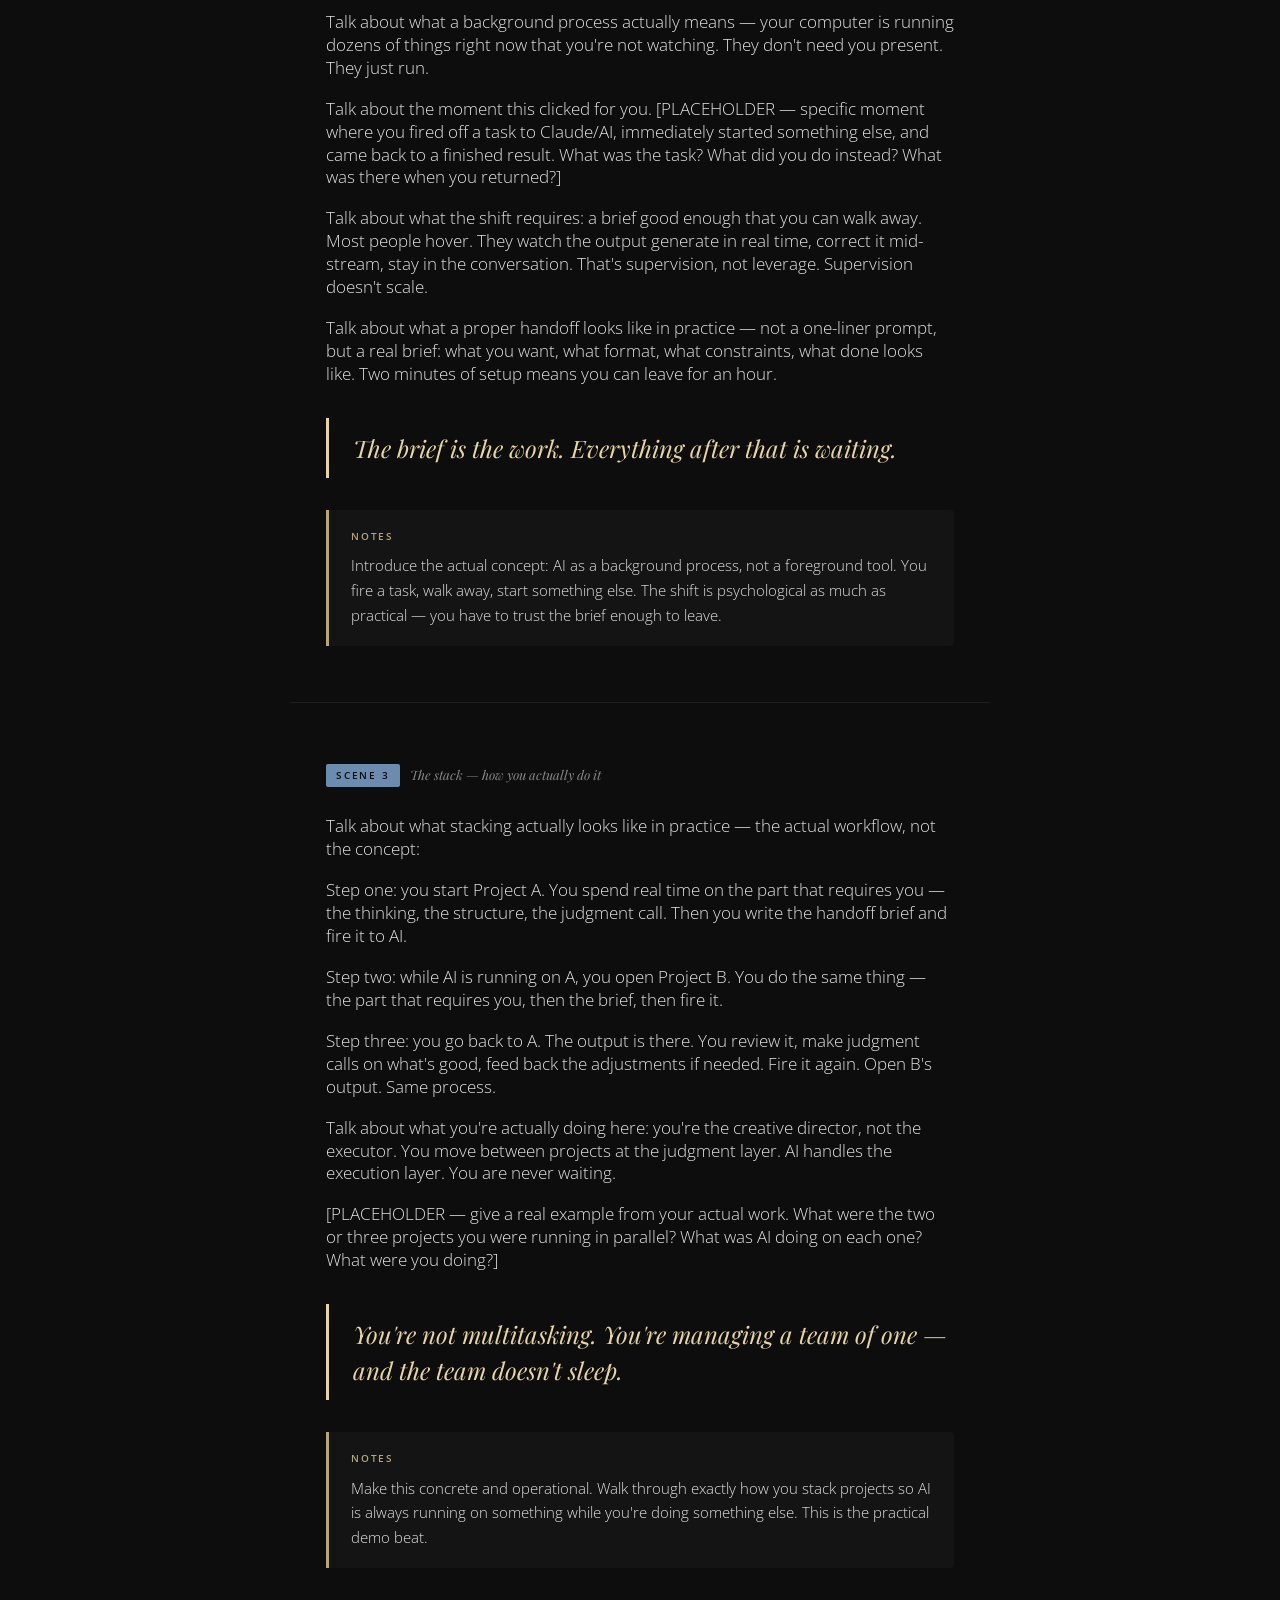
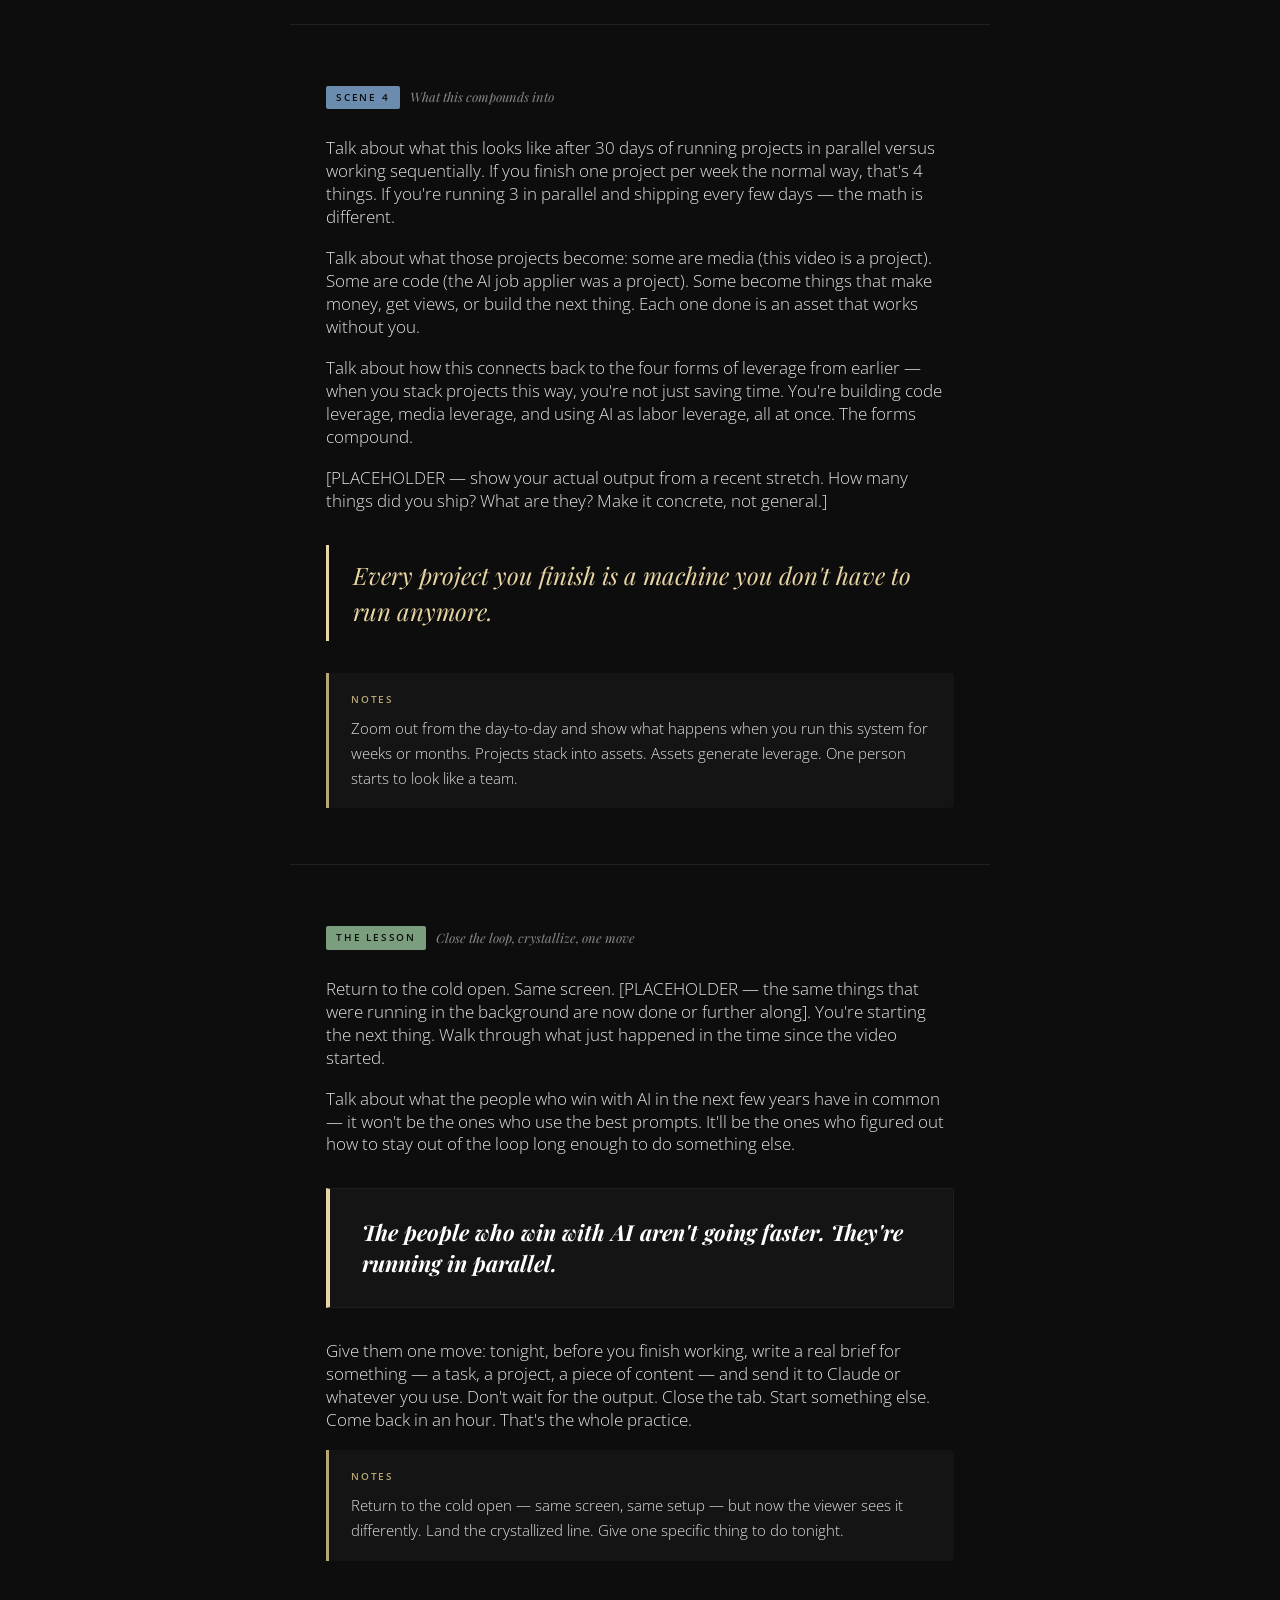
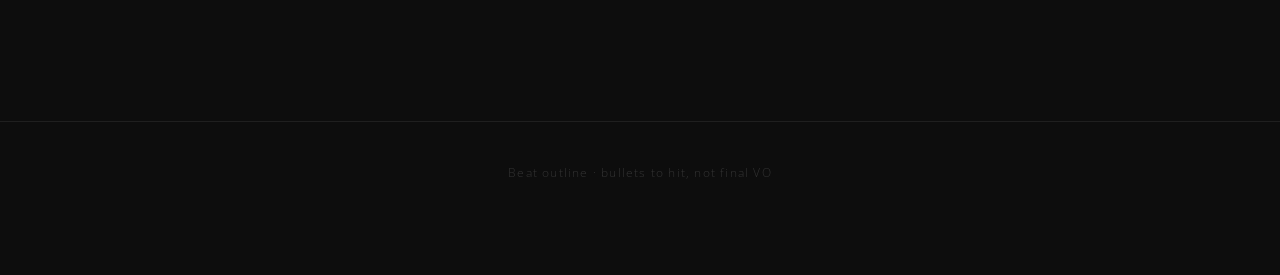
<file: leverage/index.html>
<!DOCTYPE html>
<html lang="en">
<head>
<meta charset="UTF-8">
<meta name="viewport" content="width=device-width, initial-scale=1.0">
<meta name="apple-mobile-web-app-capable" content="yes">
<meta name="apple-mobile-web-app-status-bar-style" content="black-translucent">
<title>Leverage</title>
<link rel="icon" href="data:image/svg+xml,<svg xmlns='http://www.w3.org/2000/svg' viewBox='0 0 100 100'><text y='.9em' font-size='90'>🎬</text></svg>">
<link href="https://fonts.googleapis.com/css2?family=Playfair+Display:ital,wght@0,400;0,700;0,900;1,400;1,700&family=Open+Sans:ital,wght@0,300;0,400;0,600;1,300;1,400&display=swap" rel="stylesheet">
<link rel="stylesheet" href="../assets/style.css">
</head>
<body>
<script src="../assets/renderer.js"></script>
</body>
</html>
</file>
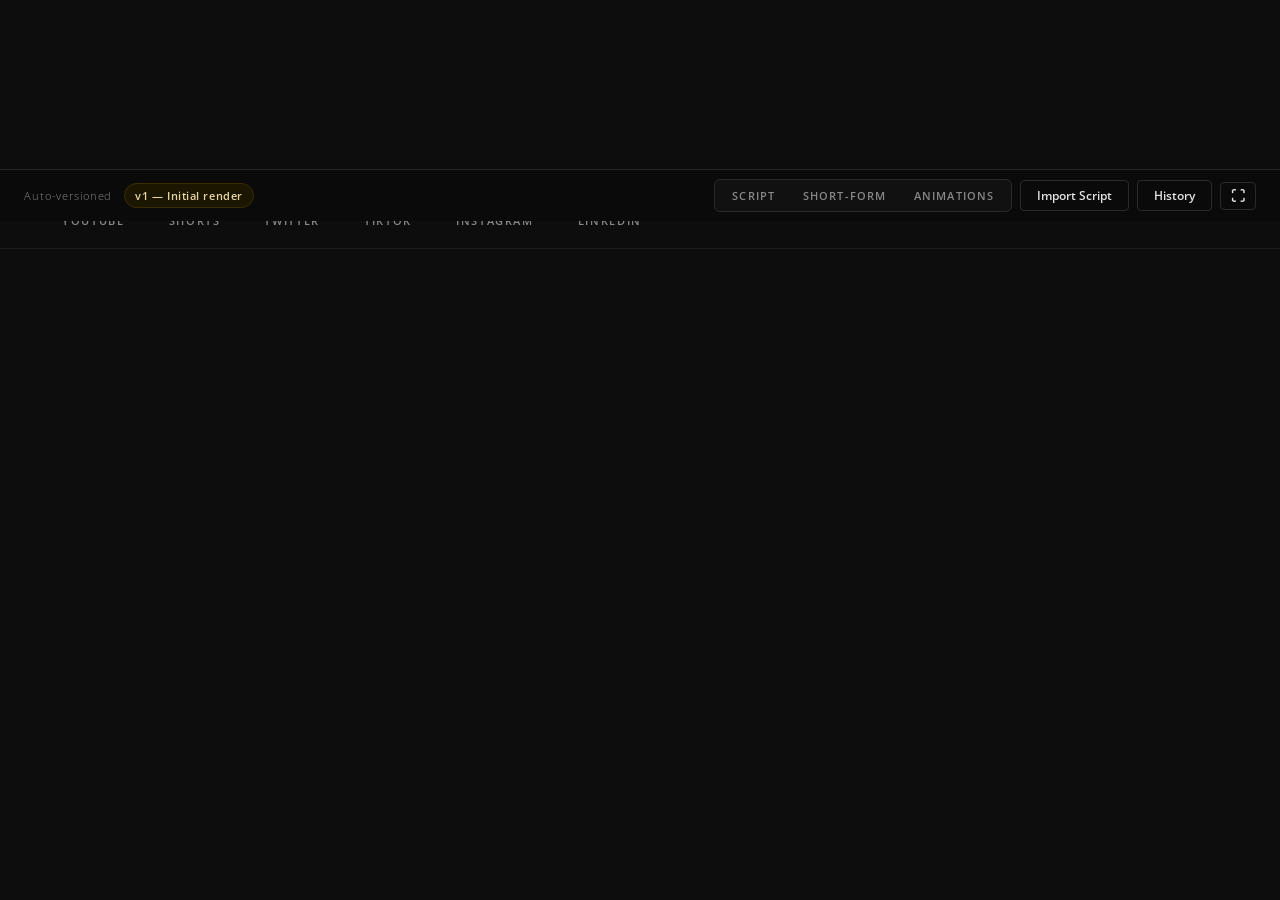
<file: over-employment/index.html>
<!DOCTYPE html>
<html lang="en">
<head>
<meta charset="UTF-8">
<meta name="viewport" content="width=device-width, initial-scale=1.0">
<meta name="apple-mobile-web-app-capable" content="yes">
<meta name="apple-mobile-web-app-status-bar-style" content="black-translucent">
<title>"Just Work One Job at a Time Bro." Nah.</title>
<link rel="icon" href="data:image/svg+xml,<svg xmlns='http://www.w3.org/2000/svg' viewBox='0 0 100 100'><text y='.9em' font-size='90'>🎬</text></svg>">
<link href="https://fonts.googleapis.com/css2?family=Playfair+Display:ital,wght@0,400;0,700;0,900;1,400;1,700&family=Open+Sans:ital,wght@0,300;0,400;0,600;1,300;1,400&display=swap" rel="stylesheet">
<link rel="stylesheet" href="../assets/style.css">
</head>
<body>
<script src="../assets/renderer.js"></script>
</body>
</html>
</file>
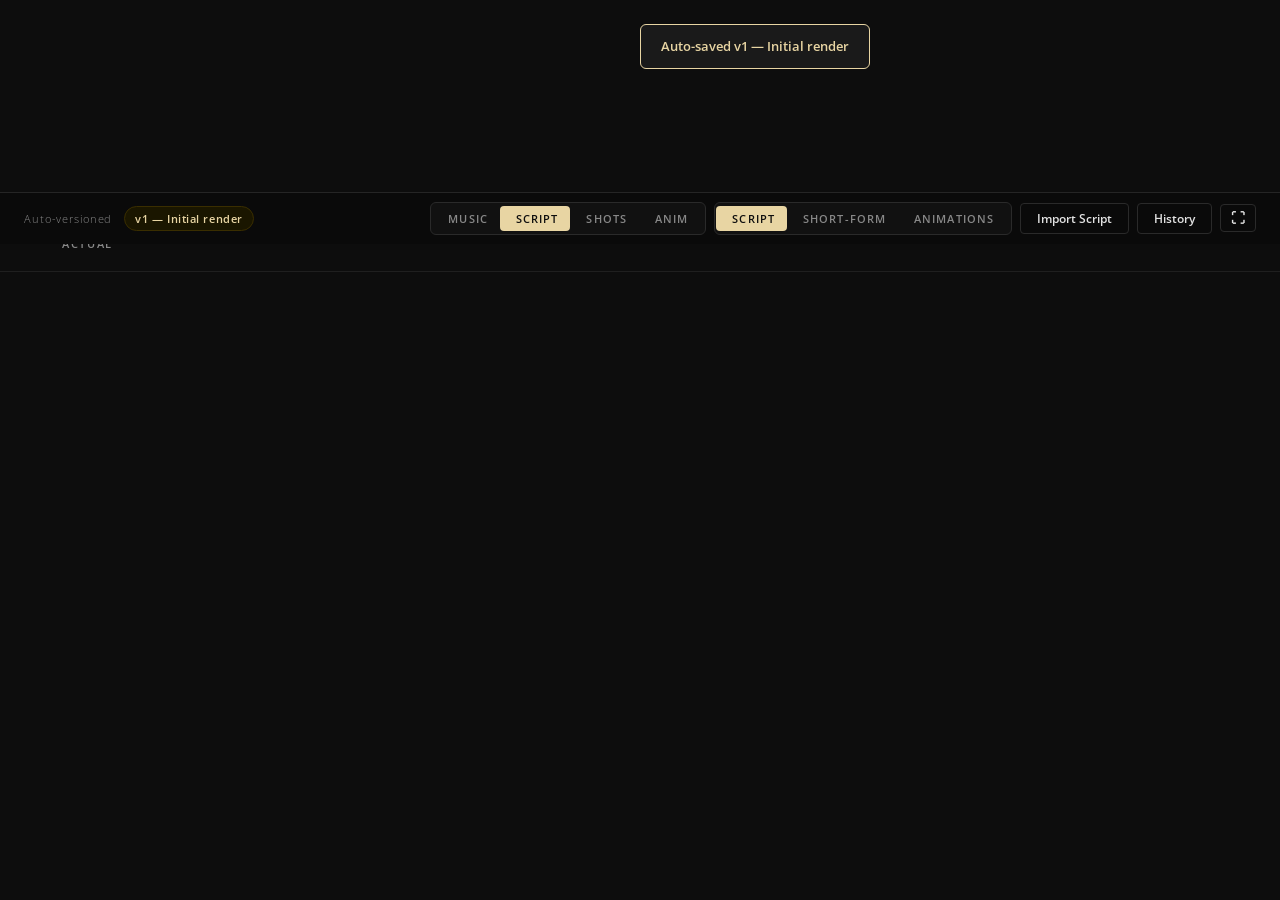
<file: just-pay-your-taxes/script.html>
<!DOCTYPE html>
<html lang="en">
<head>
<meta charset="UTF-8">
<meta name="viewport" content="width=device-width, initial-scale=1.0">
<meta name="apple-mobile-web-app-capable" content="yes">
<meta name="apple-mobile-web-app-status-bar-style" content="black-translucent">
<title>Just Pay Your Taxes Bro</title>
<link rel="icon" href="data:image/svg+xml,<svg xmlns='http://www.w3.org/2000/svg' viewBox='0 0 100 100'><text y='.9em' font-size='90'>🎬</text></svg>">
<link href="https://fonts.googleapis.com/css2?family=Playfair+Display:ital,wght@0,400;0,700;0,900;1,400;1,700&family=Open+Sans:ital,wght@0,300;0,400;0,600;1,300;1,400&display=swap" rel="stylesheet">
<link rel="stylesheet" href="../assets/style.css">
</head>
<body>
<script src="../assets/renderer.js"></script>
</body>
</html>
</file>
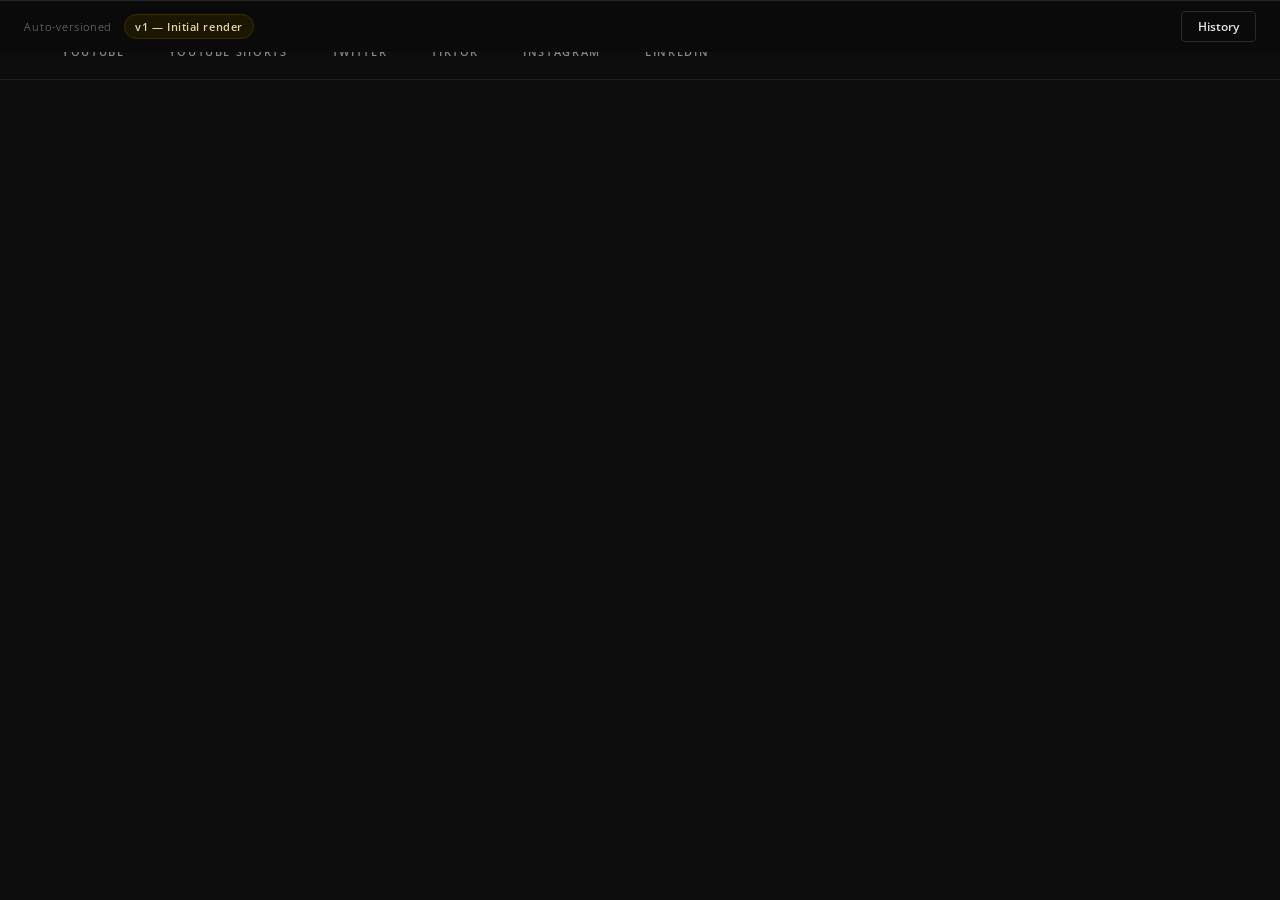
<file: leverage/script.html>
<!DOCTYPE html>
<html lang="en">
<head>
<meta charset="UTF-8">
<meta name="viewport" content="width=device-width, initial-scale=1.0">
<title>Video Script Template</title>
<link href="https://fonts.googleapis.com/css2?family=Playfair+Display:ital,wght@0,400;0,700;0,900;1,400;1,700&family=Open+Sans:ital,wght@0,300;0,400;0,600;1,300;1,400&display=swap" rel="stylesheet">
<style>
  *, *::before, *::after { box-sizing: border-box; margin: 0; padding: 0; }
  :root {
    --bg: #0d0d0d; --surface: #141414; --border: #1f1f1f;
    --accent: #e8d5a3; --accent-dim: #b8a576;
    --text: #e2e2e2; --muted: #888; --label-bg: #1a1a1a;
  }
  body { background: var(--bg); color: var(--text); font-family: 'Open Sans', sans-serif; font-weight: 300; line-height: 1.75; min-height: 100vh; padding-bottom: 80px; }

  #progress { position: sticky; top: 0; left: 0; height: 2px; background: var(--accent); width: 0%; z-index: 200; transition: width 0.1s linear; }

  .hero { border-bottom: 1px solid var(--border); padding: 80px 40px 64px; max-width: 780px; margin: 0 auto; }
  .hero-eyebrow { font-size: 11px; font-weight: 600; letter-spacing: 0.2em; text-transform: uppercase; color: var(--accent-dim); margin-bottom: 24px; }
  .hero h1 { font-family: 'Playfair Display', serif; font-size: clamp(32px, 5vw, 56px); font-weight: 900; line-height: 1.1; color: #fff; }
  .hero h1 em { font-style: italic; color: var(--accent); }

  .container { max-width: 780px; margin: 0 auto; padding: 0 40px 120px; }
  .section { padding: 56px 0 0; border-top: 1px solid var(--border); margin-top: 56px; }
  .section-label { display: inline-flex; align-items: center; gap: 10px; margin-bottom: 28px; }
  .section-tag { font-size: 10px; font-weight: 600; letter-spacing: 0.18em; text-transform: uppercase; color: var(--bg); background: var(--accent); padding: 3px 10px; border-radius: 2px; }
  .section-tag.beat { background: #6b8cae; }
  .section-tag.payoff { background: #7a9e7e; }
  .section-tag.hook { background: #c47c5a; }
  .section-tag.frame { background: #9b7ec8; }
  .section-tag.tension { background: #c4875a; }
  .section-subtitle { font-family: 'Playfair Display', serif; font-size: 13px; font-style: italic; color: var(--muted); }
  .section p { font-size: 17px; font-weight: 300; color: var(--text); margin-bottom: 18px; line-height: 1.35; }
  .section p:last-child { margin-bottom: 0; }
  .pull { font-family: 'Playfair Display', serif; font-size: clamp(18px, 2.5vw, 24px); font-style: italic; color: var(--accent); border-left: 3px solid var(--accent); padding: 12px 0 12px 24px; margin: 32px 0; line-height: 1.5; }
  .crystallize { background: var(--surface); border: 1px solid var(--border); border-left: 4px solid var(--accent); padding: 28px 32px; margin: 32px 0; border-radius: 0 4px 4px 0; }
  .crystallize p { font-family: 'Playfair Display', serif !important; font-size: clamp(18px, 2.5vw, 22px) !important; font-weight: 700 !important; font-style: italic; color: #fff !important; line-height: 1.4 !important; margin: 0 !important; }
  .stat { display: inline-block; background: var(--label-bg); border: 1px dashed #333; color: var(--accent); font-family: 'Playfair Display', serif; font-style: italic; padding: 1px 8px; border-radius: 3px; font-size: 0.95em; }
  footer { text-align: center; padding: 40px; color: #333; font-size: 12px; letter-spacing: 0.1em; border-top: 1px solid var(--border); }

  #vbar {
    position: sticky; bottom: 0; left: 0; right: 0; z-index: 300;
    background: #0a0a0a; border-top: 1px solid #252525;
    display: flex; align-items: center; justify-content: space-between;
    padding: 0 24px; height: 52px; gap: 12px; margin-top: -80px;
  }
  #vbar-left { display: flex; align-items: center; gap: 12px; }
  #vbar-label { font-size: 11px; color: var(--muted); letter-spacing: 0.08em; white-space: nowrap; }
  #ver-badge {
    font-size: 11px; font-weight: 600; color: var(--accent);
    background: #1a1600; border: 1px solid #3a2e00;
    padding: 2px 10px; border-radius: 20px; letter-spacing: 0.05em;
  }
  .vbtn {
    background: none; border: 1px solid #2a2a2a; color: var(--text);
    font-family: 'Open Sans', sans-serif; font-size: 12px; font-weight: 600;
    padding: 6px 16px; border-radius: 4px; cursor: pointer; white-space: nowrap;
    transition: border-color 0.15s, color 0.15s;
  }
  .vbtn:hover { border-color: var(--accent); color: var(--accent); }

  #vpanel {
    position: sticky; bottom: 52px; z-index: 290;
    margin-left: auto; margin-right: 0;
    width: 340px; max-height: 420px;
    background: #111; border: 1px solid #222; border-bottom: none;
    border-radius: 8px 0 0 0;
    display: none; flex-direction: column;
    overflow: hidden;
  }
  #vpanel.open { display: flex; }
  #vpanel-head {
    padding: 14px 18px 12px; border-bottom: 1px solid #1e1e1e;
    display: flex; justify-content: space-between; align-items: center;
    flex-shrink: 0;
  }
  #vpanel-head span { font-size: 12px; font-weight: 600; letter-spacing: 0.08em; color: #999; text-transform: uppercase; }
  #vpanel-close { background: none; border: none; color: #555; cursor: pointer; font-size: 18px; line-height: 1; padding: 0 2px; }
  #vpanel-close:hover { color: #ccc; }
  #vlist { overflow-y: auto; flex: 1; padding: 8px 0; }
  #vlist::-webkit-scrollbar { width: 4px; }
  #vlist::-webkit-scrollbar-track { background: transparent; }
  #vlist::-webkit-scrollbar-thumb { background: #2a2a2a; border-radius: 2px; }

  .vitem {
    display: flex; align-items: center; justify-content: space-between;
    padding: 10px 18px; gap: 12px; cursor: default;
    border-left: 3px solid transparent;
    transition: background 0.1s;
  }
  .vitem:hover { background: #181818; }
  .vitem.current { border-left-color: var(--accent); }
  .vitem-meta { flex: 1; min-width: 0; }
  .vitem-name { font-size: 13px; font-weight: 600; color: #ddd; white-space: nowrap; overflow: hidden; text-overflow: ellipsis; }
  .vitem-time { font-size: 11px; color: #555; margin-top: 2px; }
  .vitem-restore {
    background: none; border: 1px solid #2a2a2a; color: #777;
    font-size: 11px; font-weight: 600; padding: 4px 10px; border-radius: 3px;
    cursor: pointer; white-space: nowrap; flex-shrink: 0;
    transition: border-color 0.15s, color 0.15s;
  }
  .vitem-restore:hover { border-color: var(--accent); color: var(--accent); }
  .vitem-restore.disabled { opacity: 0.3; cursor: default; pointer-events: none; }
  #vempty { padding: 32px 18px; text-align: center; color: #444; font-size: 13px; }

  #toast {
    position: sticky; top: 24px; left: 50%;
    background: #1a1a1a; border: 1px solid var(--accent);
    color: var(--accent); font-size: 13px; font-weight: 600;
    padding: 10px 20px; border-radius: 6px; z-index: 500;
    opacity: 0; transition: opacity 0.3s; pointer-events: none;
    white-space: nowrap; width: fit-content; margin: 0 auto;
  }
  #toast.show { opacity: 1; }

  /* ── PRODUCTION VIEW (music + shots) ── */
  .music-cue { display: none; }
  body.show-music .container,
  body.show-music .hero,
  body.show-shots .container,
  body.show-shots .hero { max-width: 1280px; }
  body.show-music .section,
  body.show-shots .section { position: relative; }
  body.show-music .section {
    display: flex; gap: 56px; align-items: flex-start;
  }
  body.show-music .section-body { flex: 1; min-width: 0; }
  body.show-music .music-cue {
    display: block; width: 240px; flex-shrink: 0;
  }
  body.show-shots .section {
    display: grid;
    grid-template-columns: 1fr 340px;
    gap: 0 40px;
    align-items: start;
    border-radius: 6px;
    transition: background 0.15s ease;
    padding: 56px 16px 0;
    margin-left: -16px;
    margin-right: -16px;
    border-top: 1px solid var(--border);
    margin-top: 0;
  }
  body.show-shots .section:hover {
    background: rgba(232, 213, 163, 0.025);
  }
  body.show-shots .shot-list {
    grid-column: 2;
    grid-row: 1 / 99;
    align-self: start;
    margin-top: 0;
  }
  body.show-shots .section-label,
  body.show-shots .section > p,
  body.show-shots .section > .pull,
  body.show-shots .section > .crystallize,
  body.show-shots .section-body {
    grid-column: 1;
  }
  body.show-music .section[data-end-time]::after,
  body.show-shots .section[data-end-time]::after {
    content: "ends " attr(data-end-time);
    position: absolute; top: -32px; right: 0;
    background: var(--bg); padding: 4px 10px;
    font-family: 'Open Sans', sans-serif; font-size: 10px;
    font-weight: 600; letter-spacing: 0.18em;
    color: var(--accent-dim); border: 1px solid var(--border);
    border-radius: 2px; text-transform: uppercase;
  }
  .cue-label {
    font-size: 10px; font-weight: 600; letter-spacing: 0.2em;
    text-transform: uppercase; color: var(--muted);
    margin-bottom: 14px; padding-bottom: 10px;
    border-bottom: 1px solid var(--border);
  }
  .cue-title {
    font-family: 'Playfair Display', serif;
    font-size: 22px; font-weight: 700; font-style: italic;
    color: var(--accent); margin-bottom: 8px; line-height: 1.2;
  }
  .cue-meta {
    font-size: 10px; font-weight: 600; color: var(--muted);
    letter-spacing: 0.15em; margin-bottom: 18px;
    text-transform: uppercase;
  }
  .cue-desc {
    font-size: 13px; font-weight: 300; color: var(--text);
    line-height: 1.55; margin-bottom: 14px;
  }
  .cue-note {
    font-size: 11px; font-style: italic; color: var(--muted);
    border-left: 2px solid var(--accent-dim);
    padding: 4px 0 4px 12px; margin-bottom: 0;
    line-height: 1.5;
  }

  /* ── SHOT LIST ── */
  .shot-list { display: none; }
  body.show-shots .shot-list {
    display: block; margin-top: 36px; padding-top: 22px;
    border-top: 1px dashed #2a2a2a;
  }
  .shot-list-label {
    font-size: 10px; font-weight: 600; letter-spacing: 0.2em;
    text-transform: uppercase; color: var(--muted);
    margin-bottom: 18px;
  }
  .shot {
    display: grid; grid-template-columns: 28px 78px 1fr;
    gap: 14px; margin-bottom: 14px; align-items: start;
  }
  .shot-num {
    font-family: 'Open Sans', sans-serif;
    font-size: 11px; font-weight: 600;
    color: var(--accent-dim); letter-spacing: 0.05em;
    padding-top: 4px; font-variant-numeric: tabular-nums;
  }
  .shot-type {
    font-size: 9px; font-weight: 600; letter-spacing: 0.15em;
    text-transform: uppercase; text-align: center;
    padding: 4px 6px; border-radius: 2px;
    border: 1px solid var(--border);
    background: var(--label-bg); color: var(--accent);
  }
  .shot-type.t-talk    { color: #c47c5a; border-color: #3a261d; }
  .shot-type.t-screen  { color: #6b8cae; border-color: #1d2a3a; }
  .shot-type.t-broll   { color: #b8a576; border-color: #2e2a1d; }
  .shot-type.t-graphic { color: #7a9e7e; border-color: #1d2e22; }
  .shot-type.t-title   { color: #e2e2e2; border-color: #333; }
  .shot-type.t-cut     { color: #c4875a; border-color: #3a2e1d; }
  .shot-desc {
    font-size: 13px; font-weight: 300; color: var(--text);
    line-height: 1.5;
  }
  .shot-desc em {
    color: var(--accent-dim); font-style: italic;
  }

  /* ── PLATFORM TABS ── */
  .tabs {
    position: sticky; top: 0; z-index: 100;
    background: var(--bg);
    border-bottom: 1px solid var(--border);
    display: flex; overflow-x: auto;
    scrollbar-width: none;
    padding: 0 40px;
  }
  .tabs::-webkit-scrollbar { display: none; }
  .tab {
    background: none; border: none;
    color: var(--muted);
    font-family: 'Open Sans', sans-serif;
    font-size: 11px; font-weight: 600;
    letter-spacing: 0.15em; text-transform: uppercase;
    padding: 20px 22px; cursor: pointer;
    position: relative; white-space: nowrap;
    transition: color 0.15s;
  }
  .tab:hover { color: var(--text); }
  .tab.active { color: var(--accent); }
  .tab.active::after {
    content: ''; position: absolute;
    bottom: -1px; left: 22px; right: 22px;
    height: 2px; background: var(--accent);
  }
  .tab-content { display: none; }
  .tab-content.active { display: block; }

  /* VIEW TOGGLE */
  #view-toggle {
    position: relative;
    display: flex;
    background: #111;
    border: 1px solid #2a2a2a;
    border-radius: 6px;
    padding: 3px;
    gap: 0;
  }
  .vtab {
    position: relative; z-index: 1;
    background: none; border: none;
    color: var(--muted);
    font-family: 'Open Sans', sans-serif;
    font-size: 11px; font-weight: 600;
    letter-spacing: 0.1em; text-transform: uppercase;
    padding: 5px 14px; border-radius: 4px;
    cursor: pointer;
    transition: color 0.2s ease;
    white-space: nowrap;
  }
  .vtab.active { color: #0d0d0d; }
  .vtab:not(.active):hover { color: var(--text); }
  #vtab-indicator {
    position: absolute;
    top: 3px; bottom: 3px;
    border-radius: 4px;
    background: var(--accent);
    transition: left 0.25s cubic-bezier(0.4, 0, 0.2, 1),
                width 0.25s cubic-bezier(0.4, 0, 0.2, 1);
    pointer-events: none;
  }

  /* SECTION TRANSITIONS */
  .section {
    transition: grid-template-columns 0.3s ease;
  }
  .music-cue, .shot-list {
    transition: opacity 0.25s ease, transform 0.25s ease;
  }
  body:not(.show-music) .music-cue {
    opacity: 0; transform: translateX(12px); pointer-events: none;
  }
  body.show-music .music-cue {
    opacity: 1; transform: translateX(0);
  }
  body:not(.show-shots) .shot-list {
    opacity: 0; transform: translateX(12px); pointer-events: none;
  }
  body.show-shots .shot-list {
    opacity: 1; transform: translateX(0);
  }
  .container, .hero {
    transition: max-width 0.3s ease;
  }

  /* hide view toggle unless on YouTube tab */
  body:not([data-tab="youtube"]) #view-toggle { display: none; }

  /* ── PLACEHOLDER CARD (for non-YouTube tabs) ── */
  .placeholder-card {
    background: var(--surface);
    border: 1px dashed #2a2a2a;
    border-radius: 6px;
    padding: 40px 36px;
    margin-top: 56px;
  }
  .placeholder-label {
    font-size: 10px; font-weight: 600; letter-spacing: 0.2em;
    text-transform: uppercase; color: var(--accent-dim);
    margin-bottom: 18px;
  }
  .placeholder-prompt {
    font-family: 'Playfair Display', serif;
    font-size: 22px; font-style: italic; color: var(--text);
    line-height: 1.4; margin-bottom: 28px;
  }
  .placeholder-hint {
    border-top: 1px solid var(--border);
    padding-top: 20px;
  }
  .placeholder-hint p {
    font-size: 13px; color: var(--muted);
    line-height: 1.6; margin-bottom: 6px;
  }
  .placeholder-hint p strong {
    color: var(--accent); font-weight: 600;
  }

  /* ── PLACEHOLDER TEXT (for blank section prompts) ── */
  .placeholder-text {
    color: var(--muted) !important;
    font-style: italic;
    opacity: 0.75;
    font-size: 15px !important;
    line-height: 1.55 !important;
  }
</style>
</head>
<body>

<div id="progress"></div>
<div id="toast"></div>

<nav class="tabs">
  <button class="tab" data-tab="youtube">YouTube</button>
  <button class="tab" data-tab="shorts">YouTube Shorts</button>
  <button class="tab" data-tab="twitter">Twitter</button>
  <button class="tab" data-tab="tiktok">TikTok</button>
  <button class="tab" data-tab="instagram">Instagram</button>
  <button class="tab" data-tab="linkedin">LinkedIn</button>
</nav>

<div class="tab-content" data-tab="youtube">

<div class="hero" id="hero-block">
  <p class="hero-eyebrow">Video Script — Untitled Draft</p>
  <h1>Untitled<br>Video<br><em>Title</em> Goes Here</h1>
</div>

<div class="container" id="content-block">

  <div class="section">
    <div class="section-label"><span class="section-tag hook">Hook</span></div>
    <p class="placeholder-text">Open a curiosity gap in under 10 seconds. Pick one: question · counterintuitive · cold open · stakes · puzzle · promise · story.</p>
  </div>

  <div class="section">
    <div class="section-label"><span class="section-tag frame">Frame</span></div>
    <p class="placeholder-text">The contract with the viewer. Stakes (why this matters) + scope (who it's for, what's covered, how long). 1–3 sentences, ~10–20 seconds.</p>
  </div>

  <div class="section">
    <div class="section-label"><span class="section-tag tension">Tension</span></div>
    <p class="placeholder-text">Surface the misconception. What the viewer thinks they know vs what's actually true. Don't resolve yet — let the discomfort sit.</p>
    <div class="pull">A pull-quote moment lives here.</div>
    <p class="placeholder-text">Show that the obvious answer is wrong. Set up the thesis the rest of the video will prove.</p>
  </div>

  <div class="section">
    <div class="section-label"><span class="section-tag beat">Beat 1</span><span class="section-subtitle">First idea</span></div>
    <p class="placeholder-text">One idea per beat. Setup (5–15s) → show (15–60s) → land (5–15s). Use one teaching tool: example · analogy · demo · counterexample.</p>
  </div>

  <div class="section">
    <div class="section-label"><span class="section-tag beat">Beat 2</span><span class="section-subtitle">Second idea</span></div>
    <p class="placeholder-text">Stack in dependency order — beat 2 should need beat 1.</p>
  </div>

  <div class="section">
    <div class="section-label"><span class="section-tag beat">Beat 3</span><span class="section-subtitle">Third idea</span></div>
    <p class="placeholder-text">If you can cut a beat and the video still makes sense, it wasn't a beat. Cut it.</p>
  </div>

  <div class="section">
    <div class="section-label"><span class="section-tag beat">Beat 4</span><span class="section-subtitle">Climax</span></div>
    <p class="placeholder-text">The reveal moment. The thing that pays off the tension you set up earlier.</p>
    <div class="pull">A pull-quote moment lives here.</div>
    <p class="placeholder-text">Catharsis. The viewer feels what you set up.</p>
  </div>

  <div class="section">
    <div class="section-label"><span class="section-tag beat">Beat 5</span><span class="section-subtitle">Last idea</span></div>
    <p class="placeholder-text">Optional fifth beat — only if the video genuinely needs 5 ideas. 4 is often enough.</p>
  </div>

  <div class="section">
    <div class="section-label"><span class="section-tag payoff">Payoff</span><span class="section-subtitle">Close the loop</span></div>
    <p class="placeholder-text">Return to the hook. Same example, same question, same scene. Symmetry is what makes it feel finished. 10–20 seconds.</p>
  </div>

  <div class="section">
    <div class="section-label"><span class="section-tag payoff">Payoff</span><span class="section-subtitle">Crystallize</span></div>
    <p class="placeholder-text">Setup line that earns the crystal.</p>
    <div class="crystallize"><p>Your one-line thesis. The line a viewer would repeat to a friend.</p></div>
  </div>

  <div class="section">
    <div class="section-label"><span class="section-tag payoff">Payoff</span><span class="section-subtitle">Next move</span></div>
    <p class="placeholder-text">Hook forward (new question that arises FROM what they learned) OR action prompt (one specific, doable thing). 10–20 seconds.</p>
  </div>

</div>

<footer>Template · Use as a starting point for any video</footer>

</div><!-- /youtube tab -->

<div class="tab-content" data-tab="shorts">
  <div class="hero">
    <p class="hero-eyebrow">YouTube Shorts · 60s Vertical</p>
    <h1>The 60-Second Cut</h1>
  </div>
  <div class="container">
    <div class="placeholder-card">
      <div class="placeholder-label">Empty draft</div>
      <p class="placeholder-prompt">Tell me how you want to compress the YouTube video into a Shorts cut. I'll suggest 2–3 angles based on what you have.</p>
      <div class="placeholder-hint">
        <p><strong>Typical structure</strong></p>
        <p>Hook (0–5s) — visual + spoken hook</p>
        <p>Body (5–50s) — single beat from the long video</p>
        <p>CTA (50–60s) — "watch the full thing"</p>
      </div>
    </div>
  </div>
</div>

<div class="tab-content" data-tab="twitter">
  <div class="hero">
    <p class="hero-eyebrow">Twitter / X · Thread or Post</p>
    <h1>The Thread</h1>
  </div>
  <div class="container">
    <div class="placeholder-card">
      <div class="placeholder-label">Empty thread</div>
      <p class="placeholder-prompt">Single banger post or full thread? Tell me which, and I'll write 3–5 hook variants either way.</p>
      <div class="placeholder-hint">
        <p><strong>Typical thread structure</strong></p>
        <p>Tweet 1 — hook (≤280 chars, image optional)</p>
        <p>Tweets 2–7 — beats, one per tweet</p>
        <p>Final tweet — CTA + link to YouTube</p>
      </div>
    </div>
  </div>
</div>

<div class="tab-content" data-tab="tiktok">
  <div class="hero">
    <p class="hero-eyebrow">TikTok · 60s Vertical</p>
    <h1>The TikTok Cut</h1>
  </div>
  <div class="container">
    <div class="placeholder-card">
      <div class="placeholder-label">Empty draft</div>
      <p class="placeholder-prompt">Same idea as the YT Short, but TikTok-flavored — faster cuts, on-screen captions, hook-y caption text. Tell me what to draft.</p>
      <div class="placeholder-hint">
        <p><strong>Typical structure</strong></p>
        <p>Hook (0–3s) — visual punch + caption overlay</p>
        <p>Body (3–50s) — one specific beat, fast cuts</p>
        <p>Caption — first line is the algorithm hook</p>
      </div>
    </div>
  </div>
</div>

<div class="tab-content" data-tab="instagram">
  <div class="hero">
    <p class="hero-eyebrow">Instagram · Reel + Carousel</p>
    <h1>The Instagram Set</h1>
  </div>
  <div class="container">
    <div class="placeholder-card">
      <div class="placeholder-label">Empty Reel</div>
      <p class="placeholder-prompt">IG works best as a Reel + Carousel pair — Reel for reach, Carousel for save-rate. Tell me which to draft first.</p>
      <div class="placeholder-hint">
        <p><strong>Reel</strong> — same as TikTok, tweaked for IG audience</p>
        <p><strong>Carousel</strong> — 8–10 slides walking through the build</p>
        <p><strong>Caption</strong> — first 125 chars matter most</p>
      </div>
    </div>
  </div>
</div>

<div class="tab-content" data-tab="linkedin">
  <div class="hero">
    <p class="hero-eyebrow">LinkedIn · Long-form Post</p>
    <h1>The LinkedIn Post</h1>
  </div>
  <div class="container">
    <div class="placeholder-card">
      <div class="placeholder-label">Empty post</div>
      <p class="placeholder-prompt">LinkedIn rewards specific stories with one clear takeaway. Tell me the angle and I'll draft 3 versions.</p>
      <div class="placeholder-hint">
        <p><strong>Typical structure</strong></p>
        <p>Line 1 — hook (first 2 lines visible before "see more")</p>
        <p>Body — 4–7 short paragraphs, lots of whitespace</p>
        <p>Close — one-line lesson or invitation</p>
      </div>
    </div>
  </div>
</div>

<div id="vbar">
  <div id="vbar-left">
    <span id="vbar-label">Auto-versioned</span>
    <span id="ver-badge">v1 — Initial render</span>
  </div>
  <div style="display:flex;gap:8px;align-items:center;">
    <div id="view-toggle">
      <button class="vtab" data-view="script">Script</button>
      <button class="vtab" data-view="shots">Shots</button>
      <button class="vtab" data-view="music">Music</button>
      <div id="vtab-indicator"></div>
    </div>
    <button class="vbtn" id="btn-history">History</button>
  </div>
</div>

<div id="vpanel">
  <div id="vpanel-head">
    <span>Version History</span>
    <button id="vpanel-close">×</button>
  </div>
  <div id="vlist"><div id="vempty">Loading…</div></div>
</div>

<script>
const STORE_KEY = 'tmpl_versions';
const CURRENT_KEY = 'tmpl_current';
const DOC_HASH_KEY = 'tmpl_doc_hash';

const SCRIPT_VERSION = "v1";
const VERSION_LABEL = "Template — empty";

let versions = [];
let currentIdx = null;

const MUSIC_CUES = [
  { title: 'TBD — Hook', meta: 'Pick a vibe',
    desc: 'Sets the cold open mood. Quiet anticipation, atmospheric drone, or single-note pulse usually work.',
    note: 'Don\'t compete with VO. Hold through Frame.', end: '0:00' },
  { title: '(carries over)', meta: 'Same as Hook',
    desc: 'Music carries from the cold open into the contract.',
    note: 'Light build cued for Tension.', end: '0:00' },
  { title: 'TBD — Tension', meta: 'Pick a vibe',
    desc: 'Forward push. Pulse or building electronic. Underlines the contrarian thesis.',
    note: 'Lift on the misconception line. Drop slightly under the pull-quote.', end: '0:00' },
  { title: 'TBD — Build', meta: 'Pick a vibe',
    desc: 'Forward motion, system-at-work feel. New track signals the build phase.',
    note: 'Hard cut on Beat 1 opening.', end: '0:00' },
  { title: '(continues)', meta: 'Same track',
    desc: 'Hold. Slight build under the next beat.',
    note: '', end: '0:00' },
  { title: 'TBD — Climbing', meta: 'Pick a vibe',
    desc: 'Energy peaks. Watch-this momentum.',
    note: 'Lift right before the climax pivot.', end: '0:00' },
  { title: 'DROP — Climax', meta: 'Ambient pad · near-silence',
    desc: 'Strip everything back. The reveal needs space.',
    note: 'Music swells back in on the catharsis line.', end: '0:00' },
  { title: 'TBD — Reflective', meta: 'Pick a vibe',
    desc: 'Settled, downtempo. Quieter than the build.',
    note: 'Hold through close.', end: '0:00' },
  { title: '(continues)', meta: 'Same track',
    desc: 'Hold under the receipts.',
    note: '', end: '0:00' },
  { title: 'DROP — Crystal', meta: 'Hold · silence',
    desc: 'Music drops out under the thesis line. Let it land in air.',
    note: 'One full beat of silence. Resolution swells in after.', end: '0:00' },
  { title: 'TBD — Resolution', meta: 'Pick a vibe',
    desc: 'Slight rise into the call to action. Not triumphant — settled.',
    note: 'Tail out under the closing line.', end: '0:00' }
];

const SHOTS = [
  // Hook
  [
    { type: 'SCREEN', desc: 'Cold open visual — no face yet. Specific to your topic.' },
    { type: 'GRAPHIC', desc: 'Stat or visual hook overlay if relevant.' },
    { type: 'TALK', desc: 'Cut to your face for the punch line of the hook.' }
  ],
  // Frame
  [
    { type: 'TALK', desc: 'Direct camera. Slightly tighter framing than rest of video.' },
    { type: 'CUT', desc: 'Optional preview montage of the beats ahead. ~2s each.' },
    { type: 'TALK', desc: 'Close on the contract — what they\'ll learn.' }
  ],
  // Tension
  [
    { type: 'TALK', desc: 'Direct address. Set up the misconception.' },
    { type: 'GRAPHIC', desc: 'Pull-quote overlay for the contrarian beat.' },
    { type: 'B-ROLL', desc: 'Counter-evidence b-roll under the misconception.' },
    { type: 'GRAPHIC', desc: 'Pull-quote overlay for the thesis line.' }
  ],
  // Beat 1
  [
    { type: 'TALK', desc: 'Talking head — set up the idea.' },
    { type: 'B-ROLL', desc: 'Concrete example or demo of the idea.' },
    { type: 'SCREEN', desc: 'Screen demo if applicable.' },
    { type: 'TALK', desc: 'Land the beat. Single sentence.' }
  ],
  // Beat 2
  [
    { type: 'TALK', desc: 'Talking head — second idea setup.' },
    { type: 'SCREEN', desc: 'Demo or example b-roll.' },
    { type: 'TALK', desc: 'Land the beat.' }
  ],
  // Beat 3
  [
    { type: 'TALK', desc: 'Talking head — third idea setup.' },
    { type: 'GRAPHIC', desc: 'Stat, animation, or visual aid if useful.' },
    { type: 'SCREEN', desc: 'Demo of the idea in action.' }
  ],
  // Beat 4 — Climax
  [
    { type: 'TALK', desc: 'Talking head — lean in slightly. The reveal is coming.' },
    { type: 'TITLE', desc: 'Held black card or strong cut for tonal shift. ~1s.' },
    { type: 'SCREEN', desc: 'The actual reveal moment in screen demo.' },
    { type: 'TALK', desc: 'Catharsis line. Slow delivery. Hold on face.' }
  ],
  // Beat 5
  [
    { type: 'TALK', desc: 'Talking head — fifth idea or wrap-up beat.' },
    { type: 'B-ROLL', desc: 'Supporting visual.' },
    { type: 'TALK', desc: 'Land the beat.' }
  ],
  // Payoff — Close
  [
    { type: 'TALK', desc: 'Direct camera. Return to the hook question.' },
    { type: 'GRAPHIC', desc: 'Numbers or proof reveal if applicable.' },
    { type: 'TALK', desc: 'Pivot line: "but that\'s not the point."' }
  ],
  // Payoff — Crystallize
  [
    { type: 'TALK', desc: 'Slow push-in or hold. No cuts.' },
    { type: 'TITLE', desc: 'Crystallize line as on-screen text. Hero font.' }
  ],
  // Payoff — Next Move
  [
    { type: 'TALK', desc: 'Direct address. The call to action.' },
    { type: 'B-ROLL', desc: 'Visual that bookends the cold open.' },
    { type: 'TALK', desc: 'Closing line. Hold for a beat. Cut.' }
  ]
];

function injectMusicCues() {
  const sections = document.querySelectorAll('.tab-content[data-tab="youtube"] #content-block > .section');
  sections.forEach((section, i) => {
    if (section.querySelector(':scope > .music-cue')) return;
    const cue = MUSIC_CUES[i];
    if (!cue) return;
    let body = section.querySelector(':scope > .section-body');
    if (!body) {
      body = document.createElement('div');
      body.className = 'section-body';
      const kids = Array.from(section.children);
      kids.forEach(k => body.appendChild(k));
      section.appendChild(body);
    }
    const aside = document.createElement('aside');
    aside.className = 'music-cue';
    aside.innerHTML = `
      <div class="cue-label">Music · ends ${cue.end}</div>
      <h3 class="cue-title">${cue.title}</h3>
      <div class="cue-meta">${cue.meta}</div>
      <p class="cue-desc">${cue.desc}</p>
      <div class="cue-note">${cue.note}</div>
    `;
    section.insertBefore(aside, body);
    section.dataset.endTime = cue.end;

    const shots = SHOTS[i];
    if (shots && shots.length) {
      const list = document.createElement('div');
      list.className = 'shot-list';
      list.innerHTML = `
        <div class="shot-list-label">Shot list</div>
        ${shots.map((s, j) => `
          <div class="shot">
            <div class="shot-num">${String(j+1).padStart(2,'0')}</div>
            <div class="shot-type t-${s.type.toLowerCase().replace('-','')}">${s.type}</div>
            <div class="shot-desc">${s.desc}</div>
          </div>
        `).join('')}
      `;
      section.appendChild(list);
    }
  });
}

async function loadMode() {
  let view = 'script';
  try {
  try {
    const r = await window.storage.get('tmpl_active_view');
    if (r && r.value) view = r.value;
  } catch(e) {}
  setView(view, false);
}

function setView(view, save = true) {
  document.body.classList.remove('show-music', 'show-shots');
  if (view === 'music') document.body.classList.add('show-music');
  if (view === 'shots') document.body.classList.add('show-shots');

  document.querySelectorAll('.vtab').forEach(btn => {
    btn.classList.toggle('active', btn.dataset.view === view);
  });

  const indicator = document.getElementById('vtab-indicator');
  const activeBtn = document.querySelector(`.vtab[data-view="${view}"]`);
  if (activeBtn && indicator) {
    const parent = document.getElementById('view-toggle');
    const parentRect = parent.getBoundingClientRect();
    const btnRect = activeBtn.getBoundingClientRect();
    indicator.style.left = (btnRect.left - parentRect.left - 3) + 'px';
    indicator.style.width = btnRect.width + 'px';
  }

  if (save) {
    try { window.storage.set('tmpl_active_view', view); } catch(e) {}
  }
}

document.querySelectorAll('.vtab').forEach(btn => {
  btn.addEventListener('click', () => setView(btn.dataset.view));
});

async function loadTab() {
  let tab = 'youtube';
  try {
    const r = await window.storage.get('tmpl_active_tab');
    if (r) tab = r.value;
  } catch(e) {}
  setActiveTab(tab, false);
}

function setActiveTab(tab, save = true) {
  document.querySelectorAll('.tab').forEach(t => {
    t.classList.toggle('active', t.dataset.tab === tab);
  });
  document.querySelectorAll('.tab-content').forEach(c => {
    c.classList.toggle('active', c.dataset.tab === tab);
  });
  document.body.dataset.tab = tab;
  if (save) {
    try { window.storage.set('tmpl_active_tab', tab); } catch(e) {}
  }
}

document.querySelectorAll('.tab').forEach(btn => {
  btn.addEventListener('click', () => setActiveTab(btn.dataset.tab));
});

async function loadVersions() {
  try {
    const r = await window.storage.get(STORE_KEY);
    if (r) versions = JSON.parse(r.value);
  } catch(e) { versions = []; }
  try {
    const r = await window.storage.get(CURRENT_KEY);
    if (r && r.value !== '') currentIdx = parseInt(r.value);
  } catch(e) { currentIdx = null; }
}

async function saveVersions() {
  try { await window.storage.set(STORE_KEY, JSON.stringify(versions)); } catch(e){}
  try { await window.storage.set(CURRENT_KEY, String(currentIdx ?? '')); } catch(e){}
}

function snapshot() {
  const result = {};
  document.querySelectorAll('.tab-content').forEach(tc => {
    const clone = tc.cloneNode(true);
    clone.querySelectorAll('.music-cue, .shot-list').forEach(el => el.remove());
    clone.querySelectorAll('.section-body').forEach(body => {
      const parent = body.parentNode;
      while (body.firstChild) parent.appendChild(body.firstChild);
      body.remove();
    });
    clone.querySelectorAll('.section').forEach(s => s.removeAttribute('data-end-time'));
    result[tc.dataset.tab] = clone.innerHTML;
  });
  return result;
}

function applySnapshot(snap) {
  // Backward compat: old single-tab format had {hero, content, footer}
  if (snap.hero !== undefined && snap.content !== undefined) {
    const yt = document.querySelector('.tab-content[data-tab="youtube"]');
    if (yt) {
      yt.innerHTML = `<div class="hero" id="hero-block">${snap.hero}</div><div class="container" id="content-block">${snap.content}</div><footer>${snap.footer || ''}</footer>`;
    }
  } else {
    Object.entries(snap).forEach(([tab, html]) => {
      const tc = document.querySelector(`.tab-content[data-tab="${tab}"]`);
      if (tc) tc.innerHTML = html;
    });
  }
  injectMusicCues();
}

function hashSnap(snap) {
  const s = Object.keys(snap).sort().map(k => k + ':' + snap[k]).join('|');
  let h = 0;
  for (let i = 0; i < s.length; i++) {
    h = ((h << 5) - h) + s.charCodeAt(i);
    h |= 0;
  }
  return String(h);
}

function updateBadge() {
  const el = document.getElementById('ver-badge');
  if (currentIdx === null || !versions[currentIdx]) {
    el.textContent = 'No version';
    return;
  }
  const v = versions[currentIdx];
  el.textContent = `v${currentIdx + 1} — ${v.label}`;
}

function renderList() {
  const list = document.getElementById('vlist');
  if (!versions.length) {
    list.innerHTML = '<div id="vempty">No saved versions yet.</div>';
    return;
  }
  list.innerHTML = versions.slice().reverse().map((v, ri) => {
    const i = versions.length - 1 - ri;
    const isCurrent = i === currentIdx;
    const d = new Date(v.ts);
    const time = d.toLocaleDateString('en-US', {month:'short',day:'numeric'}) + ' · ' + d.toLocaleTimeString('en-US', {hour:'2-digit',minute:'2-digit'});
    return `<div class="vitem${isCurrent ? ' current' : ''}">
      <div class="vitem-meta">
        <div class="vitem-name">v${i+1} — ${v.label}</div>
        <div class="vitem-time">${time}</div>
      </div>
      <button class="vitem-restore${isCurrent ? ' disabled' : ''}" data-i="${i}">${isCurrent ? 'Current' : 'Restore'}</button>
    </div>`;
  }).join('');
  list.querySelectorAll('.vitem-restore:not(.disabled)').forEach(btn => {
    btn.addEventListener('click', () => restore(parseInt(btn.dataset.i)));
  });
}

async function restore(i) {
  if (!versions[i]) return;
  applySnapshot(versions[i].snap);
  currentIdx = i;
  await saveVersions();
  updateBadge();
  renderList();
  document.getElementById('vpanel').classList.remove('open');
  showToast(`Restored v${i+1} — ${versions[i].label}`);
}

function showToast(msg) {
  const t = document.getElementById('toast');
  t.textContent = msg;
  t.classList.add('show');
  setTimeout(() => t.classList.remove('show'), 2200);
}

document.getElementById('btn-history').addEventListener('click', () => {
  document.getElementById('vpanel').classList.toggle('open');
});
document.getElementById('vpanel-close').addEventListener('click', () => {
  document.getElementById('vpanel').classList.remove('open');
});

window.addEventListener('scroll', () => {
  const s = document.documentElement.scrollTop;
  const h = document.documentElement.scrollHeight - window.innerHeight;
  if (h > 0) document.getElementById('progress').style.width = (s / h * 100) + '%';
});

(async () => {
  injectMusicCues();
  await loadMode();
  await loadTab();
  await loadVersions();

  const currentSnap = snapshot();
  const currentHash = hashSnap(currentSnap);

  let lastHash = null;
  try {
    const r = await window.storage.get(DOC_HASH_KEY);
    if (r) lastHash = r.value;
  } catch(e) {}

  if (lastHash !== currentHash) {
    const v = { label: VERSION_LABEL, ts: Date.now(), snap: currentSnap, scriptVer: SCRIPT_VERSION };
    versions.push(v);
    currentIdx = versions.length - 1;
    await saveVersions();
    try { await window.storage.set(DOC_HASH_KEY, currentHash); } catch(e) {}
    showToast(`Auto-saved v${versions.length} — ${v.label}`);
  }

  updateBadge();
  renderList();
})();
</script>
</body>
</html>
</file>
<file: assets/style.css>
*, *::before, *::after { box-sizing: border-box; margin: 0; padding: 0; }
  html, body { overscroll-behavior: none; -webkit-overflow-scrolling: auto; }
  :root {
    --bg: #0d0d0d; --surface: #141414; --border: #1f1f1f;
    --accent: #e8d5a3; --accent-dim: #b8a576;
    --text: #e2e2e2; --muted: #888; --label-bg: #1a1a1a;
  }
  body { background: var(--bg); color: var(--text); font-family: 'Open Sans', sans-serif; font-weight: 300; line-height: 1.75; min-height: 100vh; padding-bottom: 80px; }

  #progress { position: sticky; top: 0; left: 0; height: 2px; background: var(--accent); width: 0%; z-index: 200; transition: width 0.1s linear; }

  .hero { border-bottom: 1px solid var(--border); padding: 80px 40px 64px; max-width: 780px; margin: 0 auto; }
  .hero-eyebrow { font-size: 11px; font-weight: 600; letter-spacing: 0.2em; text-transform: uppercase; color: var(--accent-dim); margin-bottom: 24px; }
  .hero h1 { font-family: 'Playfair Display', serif; font-size: clamp(32px, 5vw, 56px); font-weight: 900; line-height: 1.1; color: #fff; }
  .hero h1 em { font-style: italic; color: var(--accent); }

  .container { max-width: 780px; margin: 0 auto; padding: 0 40px 120px; }
  .section { padding: 56px 36px 0; border-top: 1px solid var(--border); margin-top: 56px; }
  .section-label { display: inline-flex; align-items: center; gap: 10px; margin-bottom: 28px; }
  .section-tag { font-size: 10px; font-weight: 600; letter-spacing: 0.18em; text-transform: uppercase; color: var(--bg); background: var(--accent); padding: 3px 10px; border-radius: 2px; }
  .section-tag.beat { background: #6b8cae; }
  .section-tag.payoff { background: #7a9e7e; }
  .section-tag.hook { background: #c47c5a; }
  .section-tag.frame { background: #9b7ec8; }
  .section-tag.tension { background: #c4875a; }
  .section-subtitle { font-family: 'Playfair Display', serif; font-size: 13px; font-style: italic; color: var(--muted); }
  .section-purpose { background: var(--surface); border-left: 3px solid var(--accent-dim); padding: 18px 22px; margin: 0 0 40px; border-radius: 0 4px 4px 0; }
  .section-purpose .sp-eyebrow { display: block; font-size: 10px; font-weight: 600; letter-spacing: 0.18em; text-transform: uppercase; color: var(--accent-dim); margin-bottom: 8px; }
  .section-purpose .sp-text { font-size: 15px; line-height: 1.65; color: var(--text); font-weight: 300; }
  .section-purpose .sp-text em { font-style: italic; color: var(--accent); font-weight: 400; }
  .section p { font-size: 17px; font-weight: 300; color: var(--text); margin-bottom: 18px; line-height: 1.35; }
  .section p:last-child { margin-bottom: 0; }
  .section p:has(.shot-marker) { display: flex; align-items: start; gap: 8px; }
  .section p .shot-marker { flex-shrink: 0; width: 36px; margin-top: 2px; }
  .shot-text { flex: 1; min-width: 0; }
  .pull:has(.shot-marker),
  .crystallize:has(.shot-marker) { display: flex; align-items: start; gap: 8px; }
  .pull .shot-marker,
  .crystallize .shot-marker { flex-shrink: 0; width: 36px; margin-top: 4px; }
  .pull .shot-text,
  .crystallize .shot-text { flex: 1; min-width: 0; }
  .pull:has(.shot-marker) { padding-left: 0; border-left: none; }
  .pull:has(.shot-marker) .shot-text { border-left: 3px solid var(--accent); padding-left: 24px; }
  .pull { font-family: 'Playfair Display', serif; font-size: clamp(18px, 2.5vw, 24px); font-style: italic; color: var(--accent); border-left: 3px solid var(--accent); padding: 12px 0 12px 24px; margin: 32px 0; line-height: 1.5; }
  .crystallize { background: var(--surface); border: 1px solid var(--border); border-left: 4px solid var(--accent); padding: 28px 32px; margin: 32px 0; border-radius: 0 4px 4px 0; }
  .crystallize p { font-family: 'Playfair Display', serif !important; font-size: clamp(18px, 2.5vw, 22px) !important; font-weight: 700 !important; font-style: italic; color: #fff !important; line-height: 1.4 !important; margin: 0 !important; }
  .stat { display: inline-block; background: var(--label-bg); border: 1px dashed #333; color: var(--accent); font-family: 'Playfair Display', serif; font-style: italic; padding: 1px 8px; border-radius: 3px; font-size: 0.95em; }
  footer { text-align: center; padding: 40px; color: #333; font-size: 12px; letter-spacing: 0.1em; border-top: 1px solid var(--border); }

  /* VIEW TOGGLE */
  #view-toggle {
    position: relative;
    display: flex;
    background: #111;
    border: 1px solid #2a2a2a;
    border-radius: 6px;
    padding: 3px;
    gap: 0;
  }
  .vtab {
    position: relative; z-index: 1;
    background: none; border: none;
    color: var(--muted);
    font-family: 'Open Sans', sans-serif;
    font-size: 11px; font-weight: 600;
    letter-spacing: 0.1em; text-transform: uppercase;
    padding: 5px 14px; border-radius: 4px;
    cursor: pointer;
    transition: color 0.2s ease;
    white-space: nowrap;
  }
  .vtab.active { color: #0d0d0d; }
  .vtab:not(.active):hover { color: var(--text); }
  #vtab-indicator {
    position: absolute;
    top: 3px; bottom: 3px;
    border-radius: 4px;
    background: var(--accent);
    transition: left 0.25s cubic-bezier(0.4, 0, 0.2, 1),
                width 0.25s cubic-bezier(0.4, 0, 0.2, 1);
    pointer-events: none;
  }

  /* SECTION TRANSITIONS */
  .section {
    transition: grid-template-columns 0.3s ease;
  }
  .container, .hero {
    transition: max-width 0.3s ease, opacity 0.25s ease;
  }

  #vbar {
    position: sticky; bottom: 0; left: 0; right: 0; z-index: 300;
    background: #0a0a0a; border-top: 1px solid #252525;
    display: flex; align-items: center; justify-content: space-between;
    padding: 0 24px; height: 52px; gap: 12px; margin-top: -80px;
  }
  #vbar-left { display: flex; align-items: center; gap: 12px; }
  #vbar-label { font-size: 11px; color: var(--muted); letter-spacing: 0.08em; white-space: nowrap; }
  #ver-badge {
    font-size: 11px; font-weight: 600; color: var(--accent);
    background: #1a1600; border: 1px solid #3a2e00;
    padding: 2px 10px; border-radius: 20px; letter-spacing: 0.05em;
  }
  .vbtn {
    background: none; border: 1px solid #2a2a2a; color: var(--text);
    font-family: 'Open Sans', sans-serif; font-size: 12px; font-weight: 600;
    padding: 6px 16px; border-radius: 4px; cursor: pointer; white-space: nowrap;
    transition: border-color 0.15s, color 0.15s;
  }
  .vbtn:hover { border-color: var(--accent); color: var(--accent); }
  #btn-fullscreen { padding: 6px 10px; font-size: 14px; line-height: 1; }

  #vpanel {
    position: sticky; bottom: 52px; z-index: 290;
    margin-left: auto; margin-right: 0;
    width: 340px; max-height: 420px;
    background: #111; border: 1px solid #222; border-bottom: none;
    border-radius: 8px 0 0 0;
    display: none; flex-direction: column;
    overflow: hidden;
  }
  #vpanel.open { display: flex; }
  #vpanel-head {
    padding: 14px 18px 12px; border-bottom: 1px solid #1e1e1e;
    display: flex; justify-content: space-between; align-items: center;
    flex-shrink: 0;
  }
  #vpanel-head span { font-size: 12px; font-weight: 600; letter-spacing: 0.08em; color: #999; text-transform: uppercase; }
  #vpanel-close { background: none; border: none; color: #555; cursor: pointer; font-size: 18px; line-height: 1; padding: 0 2px; }
  #vpanel-close:hover { color: #ccc; }
  #vlist { overflow-y: auto; flex: 1; padding: 8px 0; }
  #vlist::-webkit-scrollbar { width: 4px; }
  #vlist::-webkit-scrollbar-track { background: transparent; }
  #vlist::-webkit-scrollbar-thumb { background: #2a2a2a; border-radius: 2px; }

  .vitem {
    display: flex; align-items: center; justify-content: space-between;
    padding: 10px 18px; gap: 12px; cursor: default;
    border-left: 3px solid transparent;
    transition: background 0.1s;
  }
  .vitem:hover { background: #181818; }
  .vitem.current { border-left-color: var(--accent); }
  .vitem-meta { flex: 1; min-width: 0; }
  .vitem-name { font-size: 13px; font-weight: 600; color: #ddd; white-space: nowrap; overflow: hidden; text-overflow: ellipsis; }
  .vitem-time { font-size: 11px; color: #555; margin-top: 2px; }
  .vitem-restore {
    background: none; border: 1px solid #2a2a2a; color: #777;
    font-size: 11px; font-weight: 600; padding: 4px 10px; border-radius: 3px;
    cursor: pointer; white-space: nowrap; flex-shrink: 0;
    transition: border-color 0.15s, color 0.15s;
  }
  .vitem-restore:hover { border-color: var(--accent); color: var(--accent); }
  .vitem-restore.disabled { opacity: 0.3; cursor: default; pointer-events: none; }
  #vempty { padding: 32px 18px; text-align: center; color: #444; font-size: 13px; }

  #toast {
    position: sticky; top: 24px; left: 50%;
    background: #1a1a1a; border: 1px solid var(--accent);
    color: var(--accent); font-size: 13px; font-weight: 600;
    padding: 10px 20px; border-radius: 6px; z-index: 500;
    opacity: 0; transition: opacity 0.3s; pointer-events: none;
    white-space: nowrap; width: fit-content; margin: 0 auto;
  }
  #toast.show { opacity: 1; }

  /* PRODUCTION VIEW (music + shots) */
  .music-cue {
    display: none;
    width: 240px; flex-shrink: 0;
    opacity: 0; transform: translateX(100%);
    transition: opacity 0.25s ease, transform 0.25s ease;
    pointer-events: none;
  }
  body.show-music .music-cue {
    display: block;
    width: 240px; flex-shrink: 0;
    visibility: hidden;
  }
  body.show-music-visible .music-cue {
    visibility: visible;
    opacity: 1; transform: translateX(0);
    pointer-events: auto;
  }
  body.show-music .container,
  body.show-music .hero,
  body.show-shots .container,
  body.show-shots .hero { max-width: 1280px; }
  body.show-music .section,
  body.show-shots .section { position: relative; }
  body.show-music .section {
    display: flex; gap: 56px; align-items: flex-start;
  }
  body.show-music .section-body { flex: 1; min-width: 0; }
  body.show-shots .section {
    display: grid;
    grid-template-columns: 1fr 340px;
    gap: 0 40px;
    align-items: start;
    border-radius: 6px;
    transition: background 0.15s ease;
    padding: 56px 36px 0;
    margin-left: -36px;
    margin-right: -36px;
    border-top: 1px solid var(--border);
    margin-top: 0;
  }
  body.show-shots .section:hover {
    background: rgba(232, 213, 163, 0.025);
  }
  body.show-shots .shot-list {
    grid-column: 2;
    grid-row: 1 / 99;
    align-self: start;
    margin-top: 0;
  }
  body.show-music .section[data-end-time]::after,
  body.show-shots .section[data-end-time]::after {
    content: "ends " attr(data-end-time);
    position: absolute; top: -32px; right: 0;
    background: var(--bg); padding: 4px 10px;
    font-family: 'Open Sans', sans-serif; font-size: 10px;
    font-weight: 600; letter-spacing: 0.18em;
    color: var(--accent-dim); border: 1px solid var(--border);
    border-radius: 2px; text-transform: uppercase;
  }
  .cue-label {
    font-size: 10px; font-weight: 600; letter-spacing: 0.2em;
    text-transform: uppercase; color: var(--muted);
    margin-bottom: 14px; padding-bottom: 10px;
    border-bottom: 1px solid var(--border);
  }
  .cue-title {
    font-family: 'Playfair Display', serif;
    font-size: 22px; font-weight: 700; font-style: italic;
    color: var(--accent); margin-bottom: 8px; line-height: 1.2;
  }
  .cue-meta {
    font-size: 10px; font-weight: 600; color: var(--muted);
    letter-spacing: 0.15em; margin-bottom: 18px;
    text-transform: uppercase;
  }
  .cue-desc {
    font-size: 13px; font-weight: 300; color: var(--text);
    line-height: 1.55; margin-bottom: 14px;
  }
  .cue-note {
    font-size: 11px; font-style: italic; color: var(--muted);
    border-left: 2px solid var(--accent-dim);
    padding: 4px 0 4px 12px; margin-bottom: 0;
    line-height: 1.5;
  }

  /* SHOT LIST */
  .shot-list {
    display: none;
    opacity: 0; transform: translateX(100%);
    transition: opacity 0.25s ease, transform 0.25s ease;
    pointer-events: none;
  }
  body.show-shots .shot-list {
    display: block;
    visibility: hidden;
    background: var(--surface);
    border: 1px solid var(--border);
    border-radius: 6px;
    padding: 20px 22px;
  }
  body.show-shots-visible .shot-list {
    visibility: visible;
    opacity: 1; transform: translateX(0);
    pointer-events: auto;
  }
  .shot-list-label {
    font-size: 10px; font-weight: 600; letter-spacing: 0.2em;
    text-transform: uppercase; color: var(--muted);
    margin-bottom: 18px;
  }
  .shot {
    display: grid; grid-template-columns: 28px 78px 1fr;
    gap: 14px; margin-bottom: 6px; align-items: start;
    padding: 10px 12px; border-radius: 4px;
  }
  .shot-num {
    font-family: 'Open Sans', sans-serif;
    font-size: 11px; font-weight: 600;
    color: var(--accent-dim); letter-spacing: 0.05em;
    padding-top: 4px; font-variant-numeric: tabular-nums;
  }
  .shot-type {
    font-size: 9px; font-weight: 600; letter-spacing: 0.15em;
    text-transform: uppercase; text-align: center;
    padding: 4px 6px; border-radius: 2px;
    border: 1px solid var(--border);
    background: var(--label-bg); color: var(--accent);
  }
  .shot-type.t-talk    { color: #c47c5a; border-color: #3a261d; }
  .shot-type.t-screen  { color: #6b8cae; border-color: #1d2a3a; }
  .shot-type.t-broll   { color: #b8a576; border-color: #2e2a1d; }
  .shot-type.t-graphic { color: #7a9e7e; border-color: #1d2e22; }
  .shot-type.t-title   { color: #e2e2e2; border-color: #333; }
  .shot-type.t-cut     { color: #c4875a; border-color: #3a2e1d; }
  .shot-desc {
    font-size: 13px; font-weight: 300; color: var(--text);
    line-height: 1.5;
  }
  .shot-desc em {
    color: var(--accent-dim); font-style: italic;
  }

  /* INLINE SHOT MARKERS */
  .shot-marker {
    display: none;
  }
  body.show-shots .shot-marker {
    display: inline-flex;
    align-items: center;
    justify-content: center;
    font-family: 'Open Sans', sans-serif;
    font-size: 9px; font-weight: 700;
    letter-spacing: 0.05em;
    color: var(--accent-dim);
    background: var(--label-bg);
    border: 1px solid #2a2418;
    border-radius: 3px;
    padding: 1px 6px;
    margin-right: 0;
    vertical-align: middle;
    font-variant-numeric: tabular-nums;
    flex-shrink: 0;
    justify-self: center;
    margin-top: 2px;
  }
  body.show-shots .shot-marker::after {
    content: '';
    position: absolute;
    right: -24px;
    top: 50%;
    width: 16px;
    height: 1px;
    border-top: 1px dashed #2a2418;
  }

  /* SHOT HOVER LINKING */
  .shot-marker.shot-hover,
  body.show-shots .shot-marker.shot-hover {
    background: rgba(232, 213, 163, 0.15);
    border-color: var(--accent-dim);
    color: var(--accent);
  }
  .shot.shot-hover {
    background: rgba(232, 213, 163, 0.08);
    border-radius: 4px;
    outline: 1px solid rgba(232, 213, 163, 0.22);
  }
  .script-el-hover {
    background: rgba(232, 213, 163, 0.06);
    outline: 1px solid rgba(232, 213, 163, 0.15);
    border-radius: 4px;
    transition: background 0.15s ease;
  }

  p.script-el-hover {
    outline-offset: 8px;
  }

  /* PLATFORM TABS */
  .tabs {
    position: sticky; top: 0; z-index: 100;
    background: var(--bg);
    border-bottom: 1px solid var(--border);
    display: flex; overflow-x: auto;
    scrollbar-width: none;
    padding: 0 40px;
  }
  .tabs::-webkit-scrollbar { display: none; }
  .tab {
    background: none; border: none;
    color: var(--muted);
    font-family: 'Open Sans', sans-serif;
    font-size: 11px; font-weight: 600;
    letter-spacing: 0.15em; text-transform: uppercase;
    padding: 20px 22px; cursor: pointer;
    position: relative; white-space: nowrap;
    transition: color 0.15s;
  }
  .tab:hover { color: var(--text); }
  .tab.active { color: var(--accent); }
  .tab.active::after {
    content: ''; position: absolute;
    bottom: -1px; left: 22px; right: 22px;
    height: 2px; background: var(--accent);
  }
  .tab-content { display: none; }
  .tab-content.active { display: block; }

  body:not([data-tab="youtube"]) #view-toggle { display: none; }

  /* PLACEHOLDER CARD */
  .placeholder-card {
    background: var(--surface);
    border: 1px dashed #2a2a2a;
    border-radius: 6px;
    padding: 40px 36px;
    margin-top: 56px;
  }
  .placeholder-label {
    font-size: 10px; font-weight: 600; letter-spacing: 0.2em;
    text-transform: uppercase; color: var(--accent-dim);
    margin-bottom: 18px;
  }
  .placeholder-prompt {
    font-family: 'Playfair Display', serif;
    font-size: 22px; font-style: italic; color: var(--text);
    line-height: 1.4; margin-bottom: 28px;
  }
  .placeholder-hint {
    border-top: 1px solid var(--border);
    padding-top: 20px;
  }
  .placeholder-hint p {
    font-size: 13px; color: var(--muted);
    line-height: 1.6; margin-bottom: 6px;
  }
  .placeholder-hint p strong {
    color: var(--accent); font-weight: 600;
  }

  /* TWITTER POSTS — also reused for Shorts */
  .tw-summary {
    background: var(--surface);
    border: 1px solid var(--border);
    border-left: 3px solid var(--accent);
    border-radius: 0 4px 4px 0;
    padding: 28px 32px;
    margin-top: 56px;
    margin-bottom: 0;
  }
  .tw-summary-label {
    font-size: 10px; font-weight: 600;
    letter-spacing: 0.2em; text-transform: uppercase;
    color: var(--accent); margin-bottom: 14px;
  }
  .tw-summary-count {
    font-family: 'Playfair Display', serif;
    font-size: 14px; font-weight: 600;
    color: #fff; line-height: 1; margin-bottom: 12px;
    letter-spacing: 0.05em;
  }
  .tw-summary-inv {
    font-size: 13px; color: var(--muted);
    line-height: 1.7; font-weight: 300;
  }
  .tw-summary-inv strong {
    color: var(--accent-dim); font-weight: 600;
  }

  .post-block {
    border-top: 1px solid var(--border);
    padding-top: 56px;
    margin-top: 56px;
  }
  .post-meta-row {
    display: flex; align-items: center; gap: 12px;
    margin-bottom: 18px; flex-wrap: wrap;
  }
  .post-num {
    font-family: 'Playfair Display', serif;
    font-style: italic;
    font-size: 12px; font-weight: 700;
    letter-spacing: 0.12em; text-transform: uppercase;
    color: var(--accent-dim);
  }
  .format-pill {
    font-size: 10px; font-weight: 600;
    letter-spacing: 0.15em; text-transform: uppercase;
    padding: 4px 10px; border-radius: 2px;
    background: var(--label-bg); color: var(--accent);
    border: 1px solid #2a2418;
  }
  .format-pill.thread { color: #9b7ec8; border-color: #2a1d3a; background: rgba(155, 126, 200, 0.06); }
  .format-pill.video { color: #c47c5a; border-color: #3a261d; background: rgba(196, 124, 90, 0.06); }
  .format-pill.image-q { color: #7a9e7e; border-color: #1d2e22; background: rgba(122, 158, 126, 0.06); }
  .format-pill.single { color: #6b8cae; border-color: #1d2a3a; background: rgba(107, 140, 174, 0.06); }
  .strength {
    font-size: 9px; font-weight: 600;
    letter-spacing: 0.18em; text-transform: uppercase;
    padding: 3px 9px; border-radius: 2px;
    margin-left: auto;
  }
  .strength.strong {
    color: #7a9e7e;
    background: rgba(122, 158, 126, 0.08);
    border: 1px solid rgba(122, 158, 126, 0.3);
  }
  .strength.medium {
    color: var(--accent-dim);
    background: rgba(184, 165, 118, 0.05);
    border: 1px solid rgba(184, 165, 118, 0.25);
  }
  .post-headline {
    font-family: 'Playfair Display', serif;
    font-size: clamp(20px, 2.8vw, 26px);
    font-weight: 700; font-style: italic;
    color: #fff; line-height: 1.25;
    margin-bottom: 28px;
    letter-spacing: -0.005em;
  }
  .post-headline em { color: var(--accent); }

  .video-spec {
    background: var(--surface); border: 1px solid var(--border);
    border-radius: 6px; padding: 24px 28px;
    margin-top: 14px;
  }
  .video-spec-row {
    display: grid;
    grid-template-columns: 130px 1fr;
    gap: 16px; padding: 14px 0;
    align-items: start;
    border-top: 1px solid #1a1a1a;
  }
  .video-spec-row:first-child {
    border-top: none; padding-top: 0;
  }
  .video-spec-row:last-child { padding-bottom: 0; }
  .video-spec-label {
    font-size: 9px; font-weight: 600;
    letter-spacing: 0.18em; text-transform: uppercase;
    color: var(--accent-dim); padding-top: 3px;
  }
  .video-spec-value {
    font-size: 13px; color: var(--text); line-height: 1.6;
    font-weight: 300;
  }
  .video-spec-value em {
    font-style: italic; color: var(--accent-dim);
  }
  .video-cuts {
    list-style: none; padding: 0; margin: 0;
  }
  .video-cuts li {
    padding: 8px 0;
    border-bottom: 1px solid #1a1a1a;
    font-size: 13px; line-height: 1.5;
    display: grid;
    grid-template-columns: 78px 1fr;
    gap: 12px; align-items: start;
  }
  .video-cuts li:last-child { border-bottom: none; }
  .cut-type {
    font-size: 9px; font-weight: 600;
    letter-spacing: 0.15em; text-transform: uppercase;
    padding-top: 3px; font-variant-numeric: tabular-nums;
  }
  .cut-type.talk { color: #c47c5a; }
  .cut-type.screen { color: #6b8cae; }
  .cut-type.bridge { color: #9b7ec8; }
  .cut-type.cut { color: #b8a576; }

  .why-format {
    margin-top: 22px; padding-top: 18px;
    border-top: 1px dashed #1f1f1f;
    font-size: 12px; font-style: italic;
    color: var(--muted); line-height: 1.6;
    font-weight: 300;
  }
  .why-format strong {
    font-style: normal; font-weight: 600;
    color: var(--accent-dim);
    letter-spacing: 0.15em; text-transform: uppercase;
    font-size: 9px;
    display: block; margin-bottom: 6px;
  }

  .rollout {
    margin-top: 88px; padding: 40px 36px 36px;
    background: var(--surface);
    border: 1px solid var(--border);
    border-top: 3px solid var(--accent);
    border-radius: 0 0 4px 4px;
  }
  .rollout-label {
    font-size: 11px; font-weight: 600;
    letter-spacing: 0.22em; text-transform: uppercase;
    color: var(--accent); margin-bottom: 14px;
  }
  .rollout-title {
    font-family: 'Playfair Display', serif;
    font-size: clamp(22px, 3vw, 28px);
    font-weight: 900;
    color: #fff; margin-bottom: 8px;
    line-height: 1.2;
  }
  .rollout-sub {
    font-family: 'Playfair Display', serif;
    font-style: italic;
    font-size: 14px; color: var(--muted);
    margin-bottom: 28px;
  }
  .rollout-day {
    display: grid;
    grid-template-columns: 110px 1fr;
    gap: 24px; padding: 18px 0;
    border-top: 1px solid #1f1f1f;
    align-items: start;
  }
  .rollout-day:first-of-type { border-top: none; }
  .rollout-when {
    font-family: 'Playfair Display', serif;
    font-size: 14px; font-weight: 700; font-style: italic;
    color: var(--accent);
    letter-spacing: 0.03em;
    padding-top: 2px;
  }
  .rollout-what {
    font-size: 14px; color: var(--text);
    line-height: 1.6; font-weight: 300;
  }
  .rollout-what strong {
    color: #fff; font-weight: 600;
  }
  .rollout-what em {
    color: var(--accent-dim); font-style: italic;
  }

  /* SHORTS-SPECIFIC */
  .short-hook {
    background: linear-gradient(180deg, rgba(196, 124, 90, 0.06), rgba(196, 124, 90, 0.02));
    border: 1px solid #2a1d15;
    border-left: 3px solid #c47c5a;
    border-radius: 0 4px 4px 0;
    padding: 22px 28px;
    margin-bottom: 22px;
  }
  .short-hook-label {
    font-size: 9px; font-weight: 600;
    letter-spacing: 0.18em; text-transform: uppercase;
    color: #c47c5a; margin-bottom: 10px;
  }
  .short-hook-text {
    font-family: 'Playfair Display', serif;
    font-size: clamp(17px, 2.3vw, 21px);
    font-style: italic; font-weight: 700;
    color: #fff; line-height: 1.4;
    margin: 0;
  }

  .short-pair {
    display: grid;
    grid-template-columns: 200px 1fr;
    gap: 24px;
    margin-bottom: 14px;
    align-items: start;
  }
  .onscreen-mock {
    width: 200px;
  }
  .onscreen-label {
    font-size: 9px; font-weight: 600;
    letter-spacing: 0.18em; text-transform: uppercase;
    color: var(--accent-dim); margin-bottom: 10px;
  }
  .onscreen-frame {
    width: 100%;
    aspect-ratio: 9/16;
    background:
      radial-gradient(ellipse at 30% 20%, #1d2330 0%, #0a0d12 70%);
    border: 1px solid #2a2a2a;
    border-radius: 14px;
    display: flex; align-items: center; justify-content: center;
    padding: 20px 16px;
    position: relative;
    overflow: hidden;
  }
  .onscreen-frame::before {
    content: "9:16 · MOCK";
    position: absolute; top: 10px; left: 14px;
    font-size: 8px; font-weight: 600;
    letter-spacing: 0.18em; color: #444;
  }
  .onscreen-frame::after {
    content: "";
    position: absolute; bottom: 14px; left: 50%;
    transform: translateX(-50%);
    width: 36px; height: 3px;
    background: #2a2a2a; border-radius: 2px;
  }
  .onscreen-text {
    font-family: 'Open Sans', sans-serif;
    font-weight: 800;
    font-size: 17px;
    color: #fff;
    text-align: center;
    line-height: 1.15;
    letter-spacing: 0.01em;
    text-shadow: 0 2px 10px rgba(0,0,0,0.7), 0 0 1px rgba(0,0,0,0.9);
    text-transform: uppercase;
  }
  .short-pair-meta {
    flex: 1;
    padding-top: 4px;
  }
  .short-meta-row {
    padding: 10px 0;
    border-top: 1px solid #1a1a1a;
  }
  .short-meta-row:first-child { border-top: none; padding-top: 0; }
  .short-meta-row:last-child { padding-bottom: 0; }
  .short-meta-label {
    font-size: 9px; font-weight: 600;
    letter-spacing: 0.18em; text-transform: uppercase;
    color: var(--accent-dim); margin-bottom: 6px;
  }
  .short-meta-value {
    font-size: 13px; color: var(--text); line-height: 1.55;
    font-weight: 300;
  }
  .short-meta-value em {
    font-style: italic; color: var(--accent-dim);
  }

  .caveat {
    margin-top: 14px;
    padding: 12px 16px;
    background: rgba(184, 165, 118, 0.04);
    border-left: 2px solid var(--accent-dim);
    border-radius: 0 4px 4px 0;
    font-size: 12px;
    line-height: 1.55;
    color: var(--muted);
    font-weight: 300;
  }
  .caveat strong {
    font-weight: 600;
    color: var(--accent-dim);
    letter-spacing: 0.15em; text-transform: uppercase;
    font-size: 9px;
    display: block; margin-bottom: 6px;
  }

  /* TODO TAB */
  .todo-panel { padding-top: 56px; display: flex; flex-direction: column; gap: 48px; }
  .todo-group-label {
    font-size: 10px; font-weight: 600; letter-spacing: 0.2em; text-transform: uppercase;
    color: var(--accent-dim); margin-bottom: 16px; padding-bottom: 12px;
    border-bottom: 1px solid var(--border);
  }
  .todo-items { display: flex; flex-direction: column; gap: 2px; }
  .todo-item {
    display: flex; align-items: center; gap: 14px;
    padding: 12px 16px; border-radius: 4px; cursor: pointer;
    transition: background 0.1s;
  }
  .todo-item:hover { background: var(--surface); }
  .todo-check {
    appearance: none; -webkit-appearance: none;
    width: 18px; height: 18px; border: 1px solid #333; border-radius: 3px;
    background: transparent; cursor: pointer; flex-shrink: 0; position: relative;
    transition: border-color 0.15s, background 0.15s;
  }
  .todo-check:hover { border-color: var(--accent-dim); }
  .todo-check:checked { background: var(--accent); border-color: var(--accent); }
  .todo-check:checked::after {
    content: ''; position: absolute;
    left: 5px; top: 2px; width: 5px; height: 9px;
    border: 2px solid #0d0d0d; border-top: none; border-left: none;
    transform: rotate(45deg);
  }
  .todo-text { font-size: 15px; color: var(--text); font-weight: 300; transition: color 0.2s; }
  .todo-item.done .todo-text { color: #3a3a3a; text-decoration: line-through; text-decoration-color: #2a2a2a; }

  @media (max-width: 640px) {
    .short-pair {
      grid-template-columns: 1fr;
    }
    .onscreen-mock { width: 160px; }
  }

  /* ANIMATION FPS TOGGLE (vbar) */
  #anim-fps-wrap {
    display: none;
    align-items: center;
    gap: 8px;
  }
  body.show-anim #anim-fps-wrap { display: flex; }
  .anim-fps-label {
    font-size: 10px; font-weight: 600;
    letter-spacing: 0.2em; text-transform: uppercase;
    color: var(--muted);
  }
  .anim-fps-toggle {
    display: flex;
    background: #111; border: 1px solid #2a2a2a; border-radius: 6px; padding: 3px;
  }
  .anim-fps-btn {
    background: none; border: none;
    color: var(--muted);
    font-family: 'Open Sans', sans-serif; font-size: 11px; font-weight: 600;
    letter-spacing: 0.08em; padding: 5px 12px; border-radius: 4px; cursor: pointer;
    transition: color 0.15s, background 0.15s;
  }
  .anim-fps-btn.active { background: var(--accent); color: #0d0d0d; }
  .anim-fps-btn:not(.active):hover { color: var(--text); }

  /* INLINE ANIMATION ANNOTATIONS */
  .anim-line-anno {
    display: none;
    flex-direction: column;
    gap: 6px;
    padding: 4px 0 14px 0;
  }
  body.show-anim .anim-line-anno { display: flex; }

  .anim-line-row {
    display: flex;
    align-items: center;
    gap: 8px;
  }

  /* ANIM MODE — 2-column grid so inputs sit to the RIGHT of script text */
  body.show-anim .section-body {
    display: grid;
    grid-template-columns: 1fr auto;
    gap: 0 24px;
    align-items: start;
  }
  body.show-anim .section-body .section-label { grid-column: 1 / -1; }
  body.show-anim .section-body > p,
  body.show-anim .section-body > .pull,
  body.show-anim .section-body > .crystallize { grid-column: 1; margin-bottom: 14px; }
  body.show-anim .section-body .anim-line-anno { grid-column: 2; display: flex; align-self: start; padding-top: 4px; }
  body.show-anim .section-body .anim-section-footer { grid-column: 1 / -1; }

  /* NOTES INPUT */
  .anim-note-input {
    width: 160px;
    background: transparent;
    border: none;
    border-bottom: 1px solid #2a2a2a;
    color: var(--muted);
    font-family: 'Open Sans', sans-serif;
    font-size: 11px; font-weight: 300;
    padding: 3px 4px;
    outline: none;
    transition: border-color 0.15s;
  }
  .anim-note-input:focus { border-bottom-color: var(--accent-dim); }
  .anim-note-input::placeholder { color: #2a2a2a; }

  .anim-line-num {
    font-size: 9px; font-weight: 600; color: #2e2e2e;
    font-variant-numeric: tabular-nums; width: 18px; flex-shrink: 0;
  }
  .anim-frame-input {
    width: 56px; text-align: center;
    background: #111; border: 1px solid #2a2a2a;
    color: var(--accent-dim);
    font-family: 'Open Sans', sans-serif; font-size: 12px; font-weight: 600;
    font-variant-numeric: tabular-nums;
    padding: 4px 6px; border-radius: 3px;
    outline: none; transition: border-color 0.15s;
  }
  .anim-frame-input:focus { border-color: var(--accent-dim); }
  .anim-frame-input::placeholder { color: #2e2e2e; }
  .anim-arrow { font-size: 11px; color: #2e2e2e; flex-shrink: 0; }

  .anim-section-footer {
    display: none;
    justify-content: flex-end;
    padding: 14px 0 0;
    border-top: 1px solid #1a1a1a;
    margin-top: 4px;
  }
  body.show-anim .anim-section-footer { display: flex; }

  .anim-copy-btn {
    background: none; border: 1px solid #2a2a2a; color: var(--muted);
    font-family: 'Open Sans', sans-serif; font-size: 11px; font-weight: 600;
    padding: 4px 14px; border-radius: 3px; cursor: pointer; white-space: nowrap;
    transition: border-color 0.15s, color 0.15s;
  }
  .anim-copy-btn:hover { border-color: var(--accent-dim); color: var(--accent); }

  /* ACTUAL SCRIPT (TRANSCRIPT) TAB */
  .transcript-list { padding: 48px 0 120px; }
  .transcript-legend { display: flex; flex-wrap: wrap; gap: 8px; margin-bottom: 32px; }
  .transcript-legend-item { display: flex; align-items: center; gap: 6px; font-size: 11px; font-weight: 600; letter-spacing: 0.12em; text-transform: uppercase; color: var(--muted); }
  .transcript-legend-dot { width: 10px; height: 10px; border-radius: 50%; flex-shrink: 0; }
  .clips-legend-label { font-size: 10px; font-weight: 700; letter-spacing: 0.14em; text-transform: uppercase; color: var(--muted); opacity: 0.6; margin-bottom: 10px; margin-top: 28px; }
  .clips-legend { margin-bottom: 36px; }
  .clip-legend-name { font-weight: 700; }
  .clip-legend-sub { font-weight: 400; opacity: 0.75; text-transform: none; letter-spacing: 0; }
  .transcript-cue { display: flex; gap: 0; align-items: stretch; border-bottom: 1px solid var(--border); }
  .transcript-cue:first-of-type { border-top: 1px solid var(--border); }
  .transcript-cue-bar { width: 3px; flex-shrink: 0; border-radius: 2px; margin: 6px 16px 6px 0; }
  .transcript-inner { display: flex; gap: 16px; align-items: center; padding: 10px 0; flex: 1; }
  .transcript-time { flex-shrink: 0; font-size: 11px; font-weight: 600; letter-spacing: 0.1em; color: var(--accent-dim); font-variant-numeric: tabular-nums; width: 44px; }
  .transcript-text { font-size: 15px; font-weight: 300; color: var(--text); line-height: 1.5; flex: 1; }
  .transcript-clips { display: flex; flex-wrap: wrap; gap: 3px; flex-shrink: 0; margin-left: auto; padding-left: 8px; }
  .clip-badge { font-size: 9px; font-weight: 700; letter-spacing: 0.05em; padding: 2px 6px; border-radius: 3px; color: var(--badge-color); border: 1px solid color-mix(in srgb, var(--badge-color) 55%, transparent); background: color-mix(in srgb, var(--badge-color) 12%, transparent); white-space: nowrap; cursor: pointer; line-height: 1.6; }
  .clip-badge:hover { background: color-mix(in srgb, var(--badge-color) 24%, transparent); }
  .transcript-cue.has-clip { background: rgba(255,255,255,0.015); }

  /* ACTUAL TRANSCRIPT VIEW TOGGLE — lives in #vbar, shown only on recorded tab */
  #actual-view-toggle { display: none; }
  body[data-tab="actual-script"] #actual-view-toggle { display: flex; }
  body[data-tab="actual-script"] #view-toggle { display: none; }

  #actual-view-toggle {
    position: relative;
    display: flex;
    background: #111;
    border: 1px solid #2a2a2a;
    border-radius: 6px;
    padding: 3px;
    gap: 0;
  }
  .actual-vtab {
    position: relative; z-index: 1;
    background: none; border: none;
    color: var(--muted);
    font-family: 'Open Sans', sans-serif;
    font-size: 11px; font-weight: 600;
    letter-spacing: 0.1em; text-transform: uppercase;
    padding: 5px 14px; border-radius: 4px;
    cursor: pointer;
    transition: color 0.2s ease;
    white-space: nowrap;
  }
  .actual-vtab.active { color: #0d0d0d; }
  .actual-vtab:not(.active):hover { color: var(--text); }
  #actual-vtab-indicator {
    position: absolute;
    top: 3px; bottom: 3px;
    border-radius: 4px;
    background: var(--accent);
    transition: left 0.25s cubic-bezier(0.4, 0, 0.2, 1),
                width 0.25s cubic-bezier(0.4, 0, 0.2, 1);
    pointer-events: none;
  }

  /* SCRIPT mode — hide badges */
  body.actual-view-script .transcript-clips { display: none; }

  /* SHORT-FORM mode — show badges */
  body.actual-view-shortform .transcript-clips { display: flex; }

  /* ANIMATIONS mode — two-column layout */
  body.actual-view-animations .transcript-clips { display: none; }
  body.actual-view-animations .transcript-inner { align-items: flex-start; }

  /* Default (no mode class set yet) — mirror SCRIPT mode */
  body:not(.actual-view-script):not(.actual-view-shortform):not(.actual-view-animations) .transcript-clips { display: none; }

  /* ANIMATION NOTE — right column, hidden until animations mode */
  .transcript-anim-note {
    display: none;
    flex-shrink: 0;
    width: 42%;
    padding: 3px 0 3px 20px;
    border-left: 1px solid rgba(255,255,255,0.07);
    align-items: flex-start;
    gap: 9px;
    min-height: 1px;
  }
  body.actual-view-animations .transcript-anim-note { display: flex; }

  .anim-type-badge {
    font-size: 9px;
    font-weight: 700;
    letter-spacing: 0.08em;
    padding: 2px 8px;
    border-radius: 3px;
    flex-shrink: 0;
    text-transform: uppercase;
    line-height: 2;
  }
  .anim-type-text {
    background: rgba(90, 200, 200, 0.1);
    color: #5ac8c8;
    border: 1px solid rgba(90, 200, 200, 0.2);
  }
  .anim-type-video {
    background: rgba(160, 100, 220, 0.1);
    color: #b07cd8;
    border: 1px solid rgba(160, 100, 220, 0.2);
  }
  .anim-note-desc {
    font-size: 12.5px;
    font-weight: 300;
    line-height: 1.55;
    color: #a0a0a0;
  }
</file>
